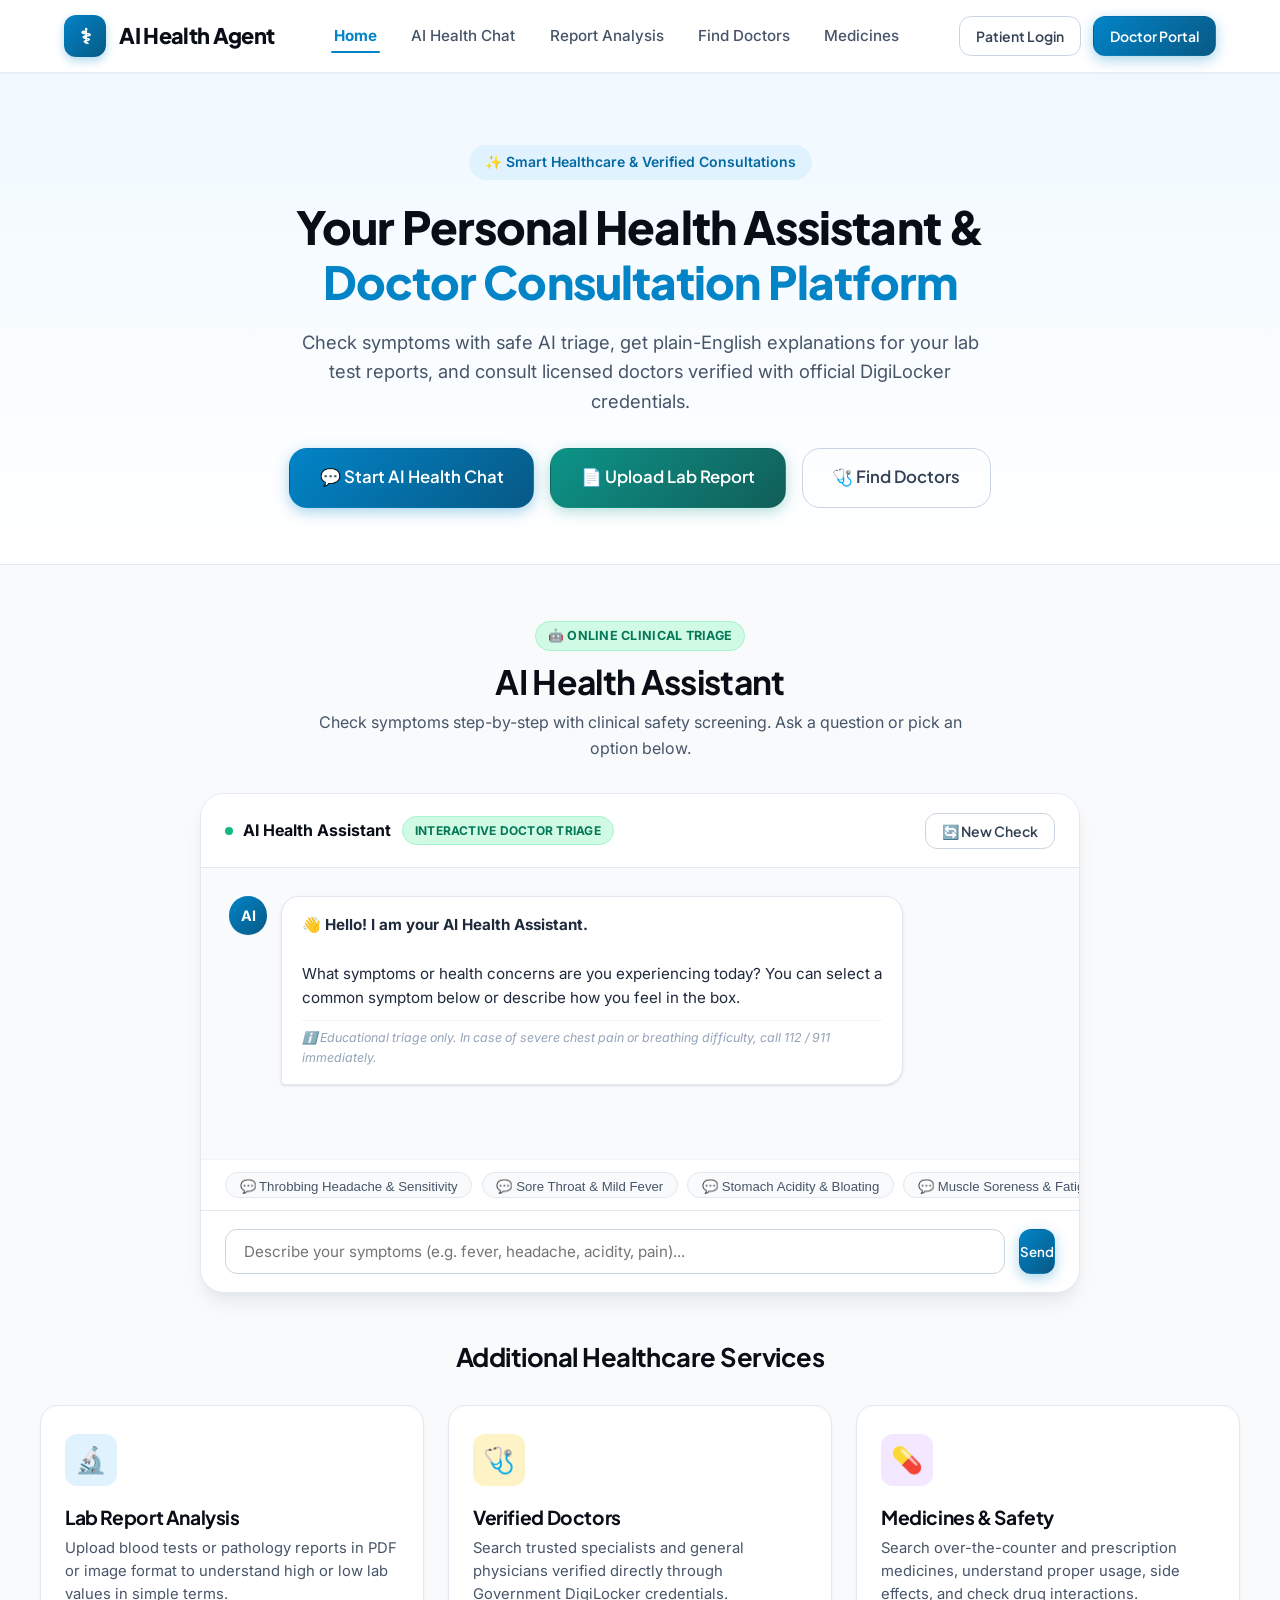
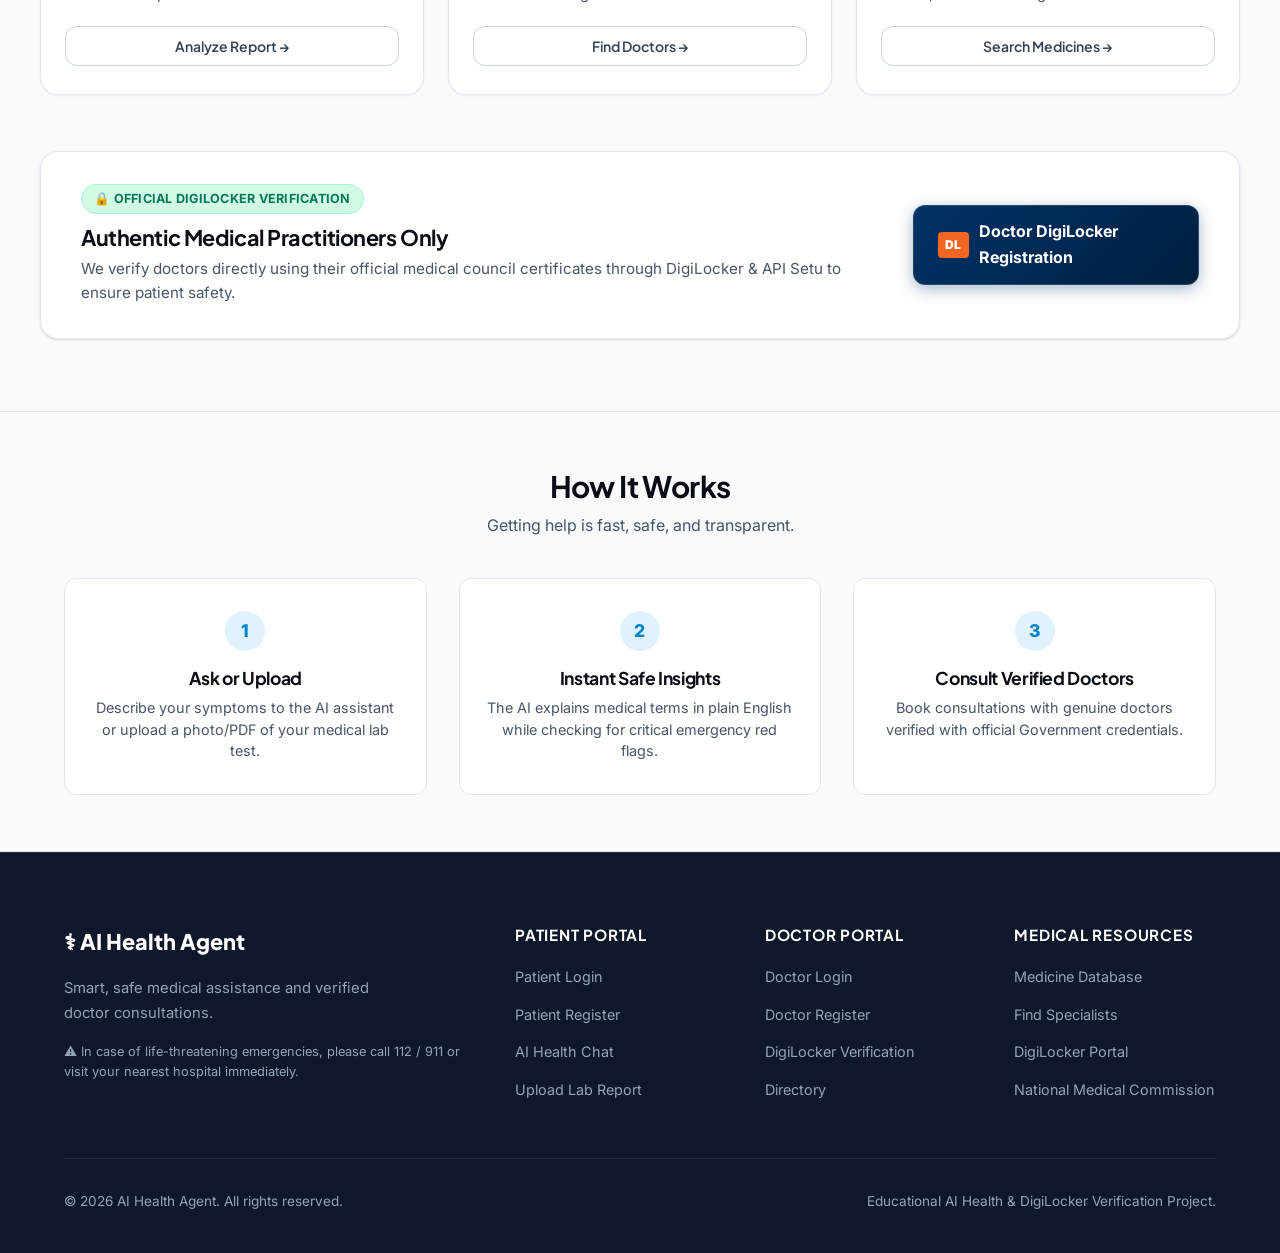
<file: frontend/index.html>
<!DOCTYPE html>
<html lang="en">
<head>
  <meta charset="UTF-8">
  <meta name="viewport" content="width=device-width, initial-scale=1.0">
  <title>AI Health Agent — Smart Healthcare & Doctor Consultations</title>
  <link rel="stylesheet" href="css/style.css">
  <link rel="stylesheet" href="css/dashboard.css">
  <style>
    /* Clean, Normal Hero & Services layout */
    .hero-normal {
      padding: 4.5rem 0 3.5rem;
      text-align: center;
      background: linear-gradient(180deg, #f0f9ff 0%, #ffffff 100%);
      border-bottom: 1px solid var(--slate-200);
    }
    .hero-normal-badge {
      display: inline-flex;
      align-items: center;
      gap: 0.5rem;
      background: #e0f2fe;
      color: #0369a1;
      padding: 0.4rem 1rem;
      border-radius: var(--radius-full);
      font-size: 0.875rem;
      font-weight: 600;
      margin-bottom: 1.25rem;
    }
    .hero-normal h1 {
      font-size: 2.85rem;
      color: var(--dark);
      font-weight: 800;
      margin-bottom: 1.15rem;
      line-height: 1.2;
    }
    .hero-normal h1 span {
      color: var(--primary);
    }
    .hero-normal p {
      max-width: 680px;
      margin: 0 auto 2rem;
      font-size: 1.15rem;
      color: var(--slate-600);
      line-height: 1.6;
    }
    .hero-normal-buttons {
      display: flex;
      justify-content: center;
      gap: 1rem;
      flex-wrap: wrap;
    }

    /* Clean quick search/services grid */
    .services-overview {
      padding: 3.5rem 0;
    }
    .services-grid-normal {
      display: grid;
      grid-template-columns: repeat(auto-fit, minmax(260px, 1fr));
      gap: 1.5rem;
      margin-top: 2rem;
    }
    .service-card-normal {
      background: #ffffff;
      border: 1px solid var(--slate-200);
      border-radius: var(--radius-lg);
      padding: 1.75rem 1.5rem;
      transition: var(--transition);
      display: flex;
      flex-direction: column;
      box-shadow: var(--shadow-xs);
    }
    .service-card-normal:hover {
      transform: translateY(-4px);
      box-shadow: var(--shadow-lg);
      border-color: #bae6fd;
    }
    .service-icon-box {
      width: 3.25rem;
      height: 3.25rem;
      border-radius: var(--radius-md);
      display: flex;
      align-items: center;
      justify-content: center;
      font-size: 1.6rem;
      margin-bottom: 1.15rem;
    }
    .service-card-normal h3 {
      font-size: 1.2rem;
      margin-bottom: 0.5rem;
      color: var(--dark);
    }
    .service-card-normal p {
      color: var(--slate-600);
      font-size: 0.925rem;
      line-height: 1.55;
      flex-grow: 1;
      margin-bottom: 1.25rem;
    }

    /* How It Works Normal */
    .how-it-works {
      padding: 3.5rem 0;
      background: #f8fafc;
      border-top: 1px solid var(--slate-200);
      border-bottom: 1px solid var(--slate-200);
    }
    .steps-row {
      display: grid;
      grid-template-columns: repeat(auto-fit, minmax(240px, 1fr));
      gap: 2rem;
      margin-top: 2.5rem;
    }
    .step-box {
      background: #ffffff;
      padding: 2rem 1.5rem;
      border-radius: var(--radius-md);
      border: 1px solid var(--slate-200);
      text-align: center;
    }
    .step-num {
      width: 2.5rem;
      height: 2.5rem;
      background: var(--primary-light);
      color: var(--primary);
      font-weight: 800;
      font-size: 1.1rem;
      border-radius: var(--radius-full);
      display: flex;
      align-items: center;
      justify-content: center;
      margin: 0 auto 1rem;
    }
    .step-box h4 {
      font-size: 1.1rem;
      margin-bottom: 0.5rem;
      color: var(--dark);
    }
    .step-box p {
      font-size: 0.9rem;
      color: var(--slate-600);
      line-height: 1.5;
    }

    /* Trust banner */
    .trust-banner-normal {
      background: #ffffff;
      border: 1px solid var(--slate-200);
      border-radius: var(--radius-lg);
      padding: 2rem 2.5rem;
      margin: 3.5rem auto 1rem;
      display: flex;
      align-items: center;
      justify-content: space-between;
      gap: 2rem;
      box-shadow: var(--shadow-sm);
    }
    .trust-content h3 {
      font-size: 1.35rem;
      margin-bottom: 0.4rem;
    }
    .trust-content p {
      color: var(--slate-600);
      font-size: 0.95rem;
      line-height: 1.6;
    }

    @media (max-width: 768px) {
      .hero-normal h1 { font-size: 2.2rem; }
      .trust-banner-normal { flex-direction: column; text-align: center; padding: 1.75rem; }
    }
  </style>
</head>
<body>

  <!-- Clean, Normal Header -->
  <header class="navbar">
    <div class="container nav-content">
      <a href="index.html" class="brand-logo">
        <div class="logo-icon">⚕</div>
        <span>AI Health Agent</span>
      </a>

      <nav>
        <ul class="nav-links">
          <li><a href="index.html" class="nav-link active">Home</a></li>
          <li><a href="health-chat.html" class="nav-link">AI Health Chat</a></li>
          <li><a href="report-analysis.html" class="nav-link">Report Analysis</a></li>
          <li><a href="doctor-search.html" class="nav-link">Find Doctors</a></li>
          <li><a href="medicine-search.html" class="nav-link">Medicines</a></li>
        </ul>
      </nav>

      <div class="nav-actions" id="nav-actions">
        <a href="patient-login.html" class="btn btn-outline btn-sm">Patient Login</a>
        <a href="doctor-login.html" class="btn btn-primary btn-sm">Doctor Portal</a>
      </div>
    </div>
  </header>

  <!-- Clean Normal Hero Section -->
  <section class="hero-normal">
    <div class="container">
      <div class="hero-normal-badge">
        ✨ Smart Healthcare & Verified Consultations
      </div>
      <h1>
        Your Personal Health Assistant &<br><span>Doctor Consultation Platform</span>
      </h1>
      <p>
        Check symptoms with safe AI triage, get plain-English explanations for your lab test reports, and consult licensed doctors verified with official DigiLocker credentials.
      </p>

      <div class="hero-normal-buttons">
        <a href="health-chat.html" class="btn btn-primary btn-lg">
          💬 Start AI Health Chat
        </a>
        <a href="report-analysis.html" class="btn btn-secondary btn-lg">
          📄 Upload Lab Report
        </a>
        <a href="doctor-search.html" class="btn btn-outline btn-lg">
          🩺 Find Doctors
        </a>
      </div>
    </div>
  </section>

  <!-- Services Grid & Embedded AI Chat -->
  <section class="services-overview container">
    <div style="text-align: center; max-width: 650px; margin: 0 auto 2rem;">
      <span class="status-pill verified" style="margin-bottom:0.6rem;">🤖 Online Clinical Triage</span>
      <h2 style="font-size: 2.1rem; margin-bottom: 0.5rem;">AI Health Assistant</h2>
      <p style="color: var(--slate-600);">Check symptoms step-by-step with clinical safety screening. Ask a question or pick an option below.</p>
    </div>

    <!-- Live Embedded AI Chat Window -->
    <div class="chat-container" id="chat-container-card" style="max-width: 880px; margin: 0 auto 3rem; box-shadow: var(--shadow-lg); border-radius: var(--radius-xl); height: 500px;">
      <div class="chat-header">
        <div style="display:flex; align-items:center; gap:0.65rem;">
          <span class="pulse-indicator green"></span>
          <strong style="color: var(--dark);">AI Health Assistant</strong>
          <span class="status-pill verified" style="font-size:0.75rem;">Interactive Doctor Triage</span>
        </div>
        <div>
          <button onclick="HealthChat.sendMessage('Clear and restart session')" class="btn btn-outline btn-sm">
            🔄 New Check
          </button>
        </div>
      </div>

      <div class="chat-messages" id="chat-messages-container" style="height: 320px;">
        <div class="chat-msg ai">
          <div class="chat-avatar avatar-ai">AI</div>
          <div class="chat-bubble">
            <div>
              👋 <strong>Hello! I am your AI Health Assistant.</strong><br><br>
              What symptoms or health concerns are you experiencing today? You can select a common symptom below or describe how you feel in the box.
            </div>
            <div class="chat-disclaimer">
              ℹ️ Educational triage only. In case of severe chest pain or breathing difficulty, call 112 / 911 immediately.
            </div>
          </div>
        </div>
      </div>

      <!-- Quick Symptom Chips -->
      <div class="chat-quick-chips" id="chat-quick-chips-bar">
        <button onclick="HealthChat.sendMessage('I have had a throbbing headache and light sensitivity for 6 hours.')" class="quick-chip">
          💬 Throbbing Headache & Sensitivity
        </button>
        <button onclick="HealthChat.sendMessage('I have a persistent sore throat and mild fever.')" class="quick-chip">
          💬 Sore Throat & Mild Fever
        </button>
        <button onclick="HealthChat.sendMessage('I have stomach acidity and bloating after meals.')" class="quick-chip">
          💬 Stomach Acidity & Bloating
        </button>
        <button onclick="HealthChat.sendMessage('I am feeling muscle soreness and body fatigue.')" class="quick-chip">
          💬 Muscle Soreness & Fatigue
        </button>
      </div>

      <!-- Input Bar -->
      <div class="chat-input-bar">
        <input type="text" id="chat-user-input" class="chat-input" placeholder="Describe your symptoms (e.g. fever, headache, acidity, pain)...">
        <button onclick="HealthChat.sendMessage()" class="btn btn-primary">Send</button>
      </div>
    </div>

    <!-- More Healthcare Tools Grid -->
    <div style="text-align: center; max-width: 600px; margin: 0 auto 1.5rem;">
      <h3 style="font-size: 1.6rem; color: var(--dark);">Additional Healthcare Services</h3>
    </div>

    <div class="services-grid-normal" style="grid-template-columns: repeat(auto-fit, minmax(280px, 1fr));">
      <!-- Report Analysis -->
      <div class="service-card-normal">
        <div class="service-icon-box icon-blue">🔬</div>
        <h3>Lab Report Analysis</h3>
        <p>Upload blood tests or pathology reports in PDF or image format to understand high or low lab values in simple terms.</p>
        <a href="report-analysis.html" class="btn btn-outline btn-sm">Analyze Report →</a>
      </div>

      <!-- Find Doctors -->
      <div class="service-card-normal">
        <div class="service-icon-box icon-amber">🩺</div>
        <h3>Verified Doctors</h3>
        <p>Search trusted specialists and general physicians verified directly through Government DigiLocker credentials.</p>
        <a href="doctor-search.html" class="btn btn-outline btn-sm">Find Doctors →</a>
      </div>

      <!-- Medicines -->
      <div class="service-card-normal">
        <div class="service-icon-box icon-purple">💊</div>
        <h3>Medicines & Safety</h3>
        <p>Search over-the-counter and prescription medicines, understand proper usage, side effects, and check drug interactions.</p>
        <a href="medicine-search.html" class="btn btn-outline btn-sm">Search Medicines →</a>
      </div>
    </div>

    <!-- DigiLocker Credential Trust Banner -->
    <div class="trust-banner-normal">
      <div class="trust-content">
        <span class="status-pill verified" style="margin-bottom:0.6rem;">🔒 Official DigiLocker Verification</span>
        <h3>Authentic Medical Practitioners Only</h3>
        <p>We verify doctors directly using their official medical council certificates through DigiLocker & API Setu to ensure patient safety.</p>
      </div>
      <div>
        <a href="doctor-register.html" class="btn-digilocker">
          <span class="digilocker-emblem">DL</span> Doctor DigiLocker Registration
        </a>
      </div>
    </div>
  </section>

  <!-- Simple How It Works Section -->
  <section class="how-it-works">
    <div class="container">
      <div style="text-align:center; max-width: 600px; margin: 0 auto;">
        <h2 style="font-size: 1.85rem; margin-bottom: 0.5rem;">How It Works</h2>
        <p style="color: var(--slate-600);">Getting help is fast, safe, and transparent.</p>
      </div>

      <div class="steps-row">
        <div class="step-box">
          <div class="step-num">1</div>
          <h4>Ask or Upload</h4>
          <p>Describe your symptoms to the AI assistant or upload a photo/PDF of your medical lab test.</p>
        </div>
        <div class="step-box">
          <div class="step-num">2</div>
          <h4>Instant Safe Insights</h4>
          <p>The AI explains medical terms in plain English while checking for critical emergency red flags.</p>
        </div>
        <div class="step-box">
          <div class="step-num">3</div>
          <h4>Consult Verified Doctors</h4>
          <p>Book consultations with genuine doctors verified with official Government credentials.</p>
        </div>
      </div>
    </div>
  </section>

  <!-- Clean Footer -->
  <footer class="footer">
    <div class="container">
      <div class="footer-grid">
        <div>
          <div class="footer-brand">⚕ AI Health Agent</div>
          <p class="footer-text">
            Smart, safe medical assistance and verified doctor consultations.
          </p>
          <p style="font-size:0.8rem; color:#94a3b8; margin-top:1rem;">
            ⚠️ In case of life-threatening emergencies, please call 112 / 911 or visit your nearest hospital immediately.
          </p>
        </div>
        <div>
          <h4 class="footer-col-title">Patient Portal</h4>
          <ul class="footer-links">
            <li><a href="patient-login.html">Patient Login</a></li>
            <li><a href="patient-register.html">Patient Register</a></li>
            <li><a href="health-chat.html">AI Health Chat</a></li>
            <li><a href="report-analysis.html">Upload Lab Report</a></li>
          </ul>
        </div>
        <div>
          <h4 class="footer-col-title">Doctor Portal</h4>
          <ul class="footer-links">
            <li><a href="doctor-login.html">Doctor Login</a></li>
            <li><a href="doctor-register.html">Doctor Register</a></li>
            <li><a href="doctor-dashboard.html">DigiLocker Verification</a></li>
            <li><a href="doctor-search.html">Directory</a></li>
          </ul>
        </div>
        <div>
          <h4 class="footer-col-title">Medical Resources</h4>
          <ul class="footer-links">
            <li><a href="medicine-search.html">Medicine Database</a></li>
            <li><a href="doctor-search.html">Find Specialists</a></li>
            <li><a href="https://digitallocker.gov.in" target="_blank" rel="noopener">DigiLocker Portal</a></li>
            <li><a href="https://www.nmc.org.in" target="_blank" rel="noopener">National Medical Commission</a></li>
          </ul>
        </div>
      </div>

      <div class="footer-bottom">
        <div>&copy; 2026 AI Health Agent. All rights reserved.</div>
        <div>Educational AI Health & DigiLocker Verification Project.</div>
      </div>
    </div>
  </footer>

  <script src="js/auth.js"></script>
  <script src="js/health-chat.js"></script>
  <script>
    document.addEventListener("DOMContentLoaded", () => {
      HealthChat.initChat();
    });
  </script>
</body>
</html>
</file>
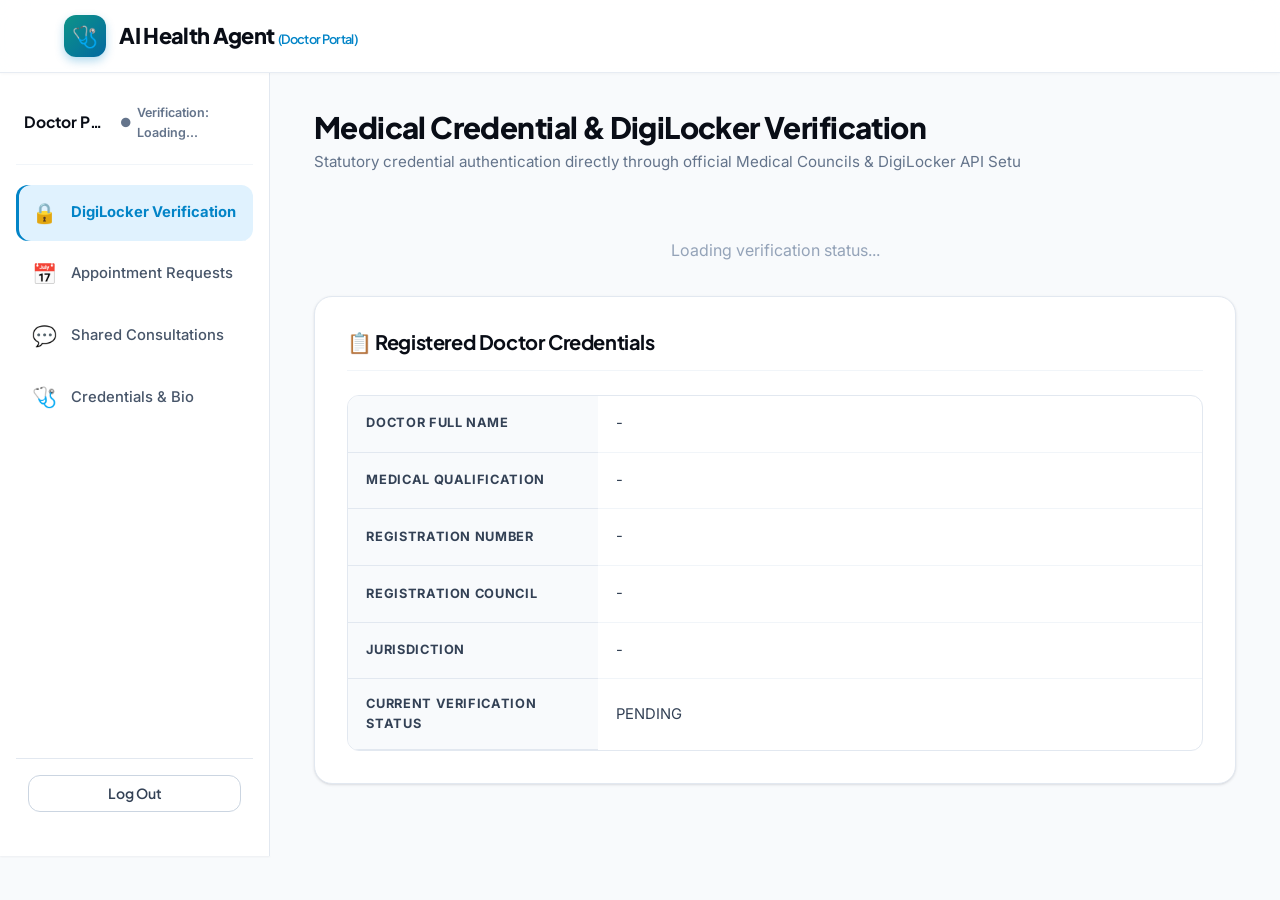
<file: frontend/doctor-dashboard.html>
<!DOCTYPE html>
<html lang="en">
<head>
  <meta charset="UTF-8">
  <meta name="viewport" content="width=device-width, initial-scale=1.0">
  <title>Doctor Portal & Dashboard — AI Health Agent</title>
  <link rel="stylesheet" href="css/style.css">
  <link rel="stylesheet" href="css/dashboard.css">
  <link rel="stylesheet" href="css/forms.css">
</head>
<body>

  <!-- Top Banner -->
  <header class="navbar">
    <div class="container nav-content">
      <a href="index.html" class="brand-logo">
        <div class="logo-icon" style="background: linear-gradient(135deg, #0d9488, #0369a1);">🩺</div>
        <span>AI Health Agent <small style="font-size:0.8rem; color:var(--primary); font-weight:600;">(Doctor Portal)</small></span>
      </a>
      <div class="nav-actions" id="nav-actions">
        <!-- Rendered by auth.js -->
      </div>
    </div>
  </header>

  <div class="dashboard-layout">
    <!-- Sidebar -->
    <aside class="dashboard-sidebar">
      <div class="sidebar-user">
        <div class="sidebar-user-name" id="sidebar-doc-name">Doctor Portal</div>
        <div class="sidebar-user-role" id="sidebar-doc-status">
          <span>●</span> Verification: Loading...
        </div>
      </div>

      <ul class="sidebar-nav">
        <li>
          <a class="sidebar-link active" onclick="switchDocTab('verification')">
            <span class="sidebar-icon">🔒</span> DigiLocker Verification
          </a>
        </li>
        <li>
          <a class="sidebar-link" onclick="switchDocTab('appointments')">
            <span class="sidebar-icon">📅</span> Appointment Requests
          </a>
        </li>
        <li>
          <a class="sidebar-link" onclick="switchDocTab('consultations')">
            <span class="sidebar-icon">💬</span> Shared Consultations
          </a>
        </li>
        <li>
          <a class="sidebar-link" onclick="switchDocTab('profile')">
            <span class="sidebar-icon">🩺</span> Credentials & Bio
          </a>
        </li>
      </ul>

      <div style="padding: 1rem 0.75rem; border-top:1px solid var(--slate-200);">
        <button onclick="Auth.logout()" class="btn btn-outline btn-sm btn-block">
          Log Out
        </button>
      </div>
    </aside>

    <!-- Main Content -->
    <main class="dashboard-main">

      <!-- =====================================================================
           TAB 1: DIGILOCKER VERIFICATION
           ===================================================================== -->
      <section id="tab-verification" class="dashboard-tab-content active">
        <div class="dashboard-header">
          <div>
            <h1 class="dashboard-title">Medical Credential & DigiLocker Verification</h1>
            <p class="dashboard-subtitle">Statutory credential authentication directly through official Medical Councils & DigiLocker API Setu</p>
          </div>
        </div>

        <!-- Verification Status Container (Rendered by doctor-verification.js) -->
        <div id="verification-status-container">
          <p style="text-align:center; padding:2rem; color:var(--slate-400);">Loading verification status...</p>
        </div>

        <!-- Registered Credential Summary -->
        <div class="panel">
          <div class="panel-header">
            <h3 class="panel-title">📋 Registered Doctor Credentials</h3>
          </div>
          <div class="table-responsive">
            <table class="data-table">
              <tbody>
                <tr>
                  <th style="width:250px;">Doctor Full Name</th>
                  <td id="doc-summary-name">-</td>
                </tr>
                <tr>
                  <th>Medical Qualification</th>
                  <td id="doc-summary-qual">-</td>
                </tr>
                <tr>
                  <th>Registration Number</th>
                  <td id="doc-summary-regno">-</td>
                </tr>
                <tr>
                  <th>Registration Council</th>
                  <td id="doc-summary-council">-</td>
                </tr>
                <tr>
                  <th>Jurisdiction</th>
                  <td id="doc-summary-jurisdiction">-</td>
                </tr>
                <tr>
                  <th>Current Verification Status</th>
                  <td id="doc-summary-status"><span class="badge badge-pending">PENDING</span></td>
                </tr>
              </tbody>
            </table>
          </div>
        </div>
      </section>

      <!-- =====================================================================
           TAB 2: APPOINTMENT REQUESTS
           ===================================================================== -->
      <section id="tab-appointments" class="dashboard-tab-content">
        <div class="dashboard-header">
          <div>
            <h1 class="dashboard-title">Appointment Requests</h1>
            <p class="dashboard-subtitle">Manage patient consultations and clinical schedules</p>
          </div>
        </div>

        <div class="panel">
          <div id="doctor-appointments-table">
            <p style="text-align:center; padding:2rem; color:var(--slate-400);">Loading appointments...</p>
          </div>
        </div>
      </section>

      <!-- =====================================================================
           TAB 3: SHARED PATIENT CONSULTATIONS
           ===================================================================== -->
      <section id="tab-consultations" class="dashboard-tab-content">
        <div class="dashboard-header">
          <div>
            <h1 class="dashboard-title">Authorized Patient Consultations</h1>
            <p class="dashboard-subtitle">Medical dialogues and reports explicitly authorized and shared by patients</p>
          </div>
        </div>

        <div class="panel" id="shared-consultations-panel">
          <div id="shared-consultations-list">
            <p style="text-align:center; padding:2rem; color:var(--slate-400);">Loading patient consultations...</p>
          </div>
        </div>
      </section>

      <!-- =====================================================================
           TAB 4: CREDENTIALS & BIO
           ===================================================================== -->
      <section id="tab-profile" class="dashboard-tab-content">
        <div class="dashboard-header">
          <div>
            <h1 class="dashboard-title">Doctor Profile & Clinic Settings</h1>
            <p class="dashboard-subtitle">Update public clinic address, consultation fee, and bio</p>
          </div>
        </div>

        <div class="panel">
          <form id="doc-profile-form" onsubmit="saveDoctorSettings(event)">
            <div class="form-row">
              <div class="form-group">
                <label class="form-label">Full Name</label>
                <input type="text" id="edit-doc-name" class="form-control" disabled>
              </div>
              <div class="form-group">
                <label class="form-label">Registration Number</label>
                <input type="text" id="edit-doc-regno" class="form-control" disabled>
              </div>
            </div>

            <div class="form-row">
              <div class="form-group">
                <label class="form-label">Clinic / Hospital Address</label>
                <input type="text" id="edit-doc-clinic" class="form-control">
              </div>
              <div class="form-group">
                <label class="form-label">Consultation Fee (INR ₹)</label>
                <input type="number" id="edit-doc-fee" class="form-control" min="0" step="50">
              </div>
            </div>

            <div class="form-group">
              <label class="form-label">Professional Biography</label>
              <textarea id="edit-doc-bio" class="form-control"></textarea>
            </div>

            <button type="submit" class="btn btn-primary">Save Changes</button>
          </form>
        </div>
      </section>

    </main>
  </div>

  <!-- Sandbox Test Modal -->
  <div class="modal-overlay" id="sandbox-modal">
    <div class="modal-card">
      <div class="modal-header">
        <h3 class="modal-title">🧪 DigiLocker Sandbox Verification Simulator</h3>
        <button onclick="DoctorVerification.closeSandboxModal()" class="modal-close">&times;</button>
      </div>
      <div class="modal-body">
        <p style="font-size:0.9rem; color:var(--slate-600); margin-bottom:1rem;">
          Test the backend state machine against official DigiLocker certificate XML/JSON scenarios:
        </p>

        <div style="display:flex; flex-direction:column; gap:0.75rem;">
          <button onclick="DoctorVerification.triggerSandboxScenario('MATCH')" class="btn btn-secondary btn-block">
            ✅ Scenario 1: Exact Match (Triggers VERIFIED)
          </button>
          <button onclick="DoctorVerification.triggerSandboxScenario('NAME_MISMATCH')" class="btn btn-outline btn-block" style="border-color:var(--info); color:var(--info);">
            🔍 Scenario 2: Name Variation (Triggers REVIEW_REQUIRED)
          </button>
          <button onclick="DoctorVerification.triggerSandboxScenario('REG_MISMATCH')" class="btn btn-outline btn-block" style="border-color:var(--danger); color:var(--danger);">
            ❌ Scenario 3: Registration Mismatch (Triggers REJECTED)
          </button>
        </div>
      </div>
      <div class="modal-footer">
        <button type="button" onclick="DoctorVerification.closeSandboxModal()" class="btn btn-outline">Close</button>
      </div>
    </div>
  </div>

  <!-- Scripts -->
  <script src="js/auth.js?v=3.3"></script>
  <script src="js/doctor-verification.js"></script>
  <script src="js/appointments.js?v=3.4"></script>
  <script>
    function switchDocTab(tabName) {
      document.querySelectorAll(".dashboard-tab-content").forEach(el => el.classList.remove("active"));
      document.querySelectorAll(".sidebar-link").forEach(el => el.classList.remove("active"));

      const target = document.getElementById(`tab-${tabName}`);
      if (target) target.classList.add("active");
      event?.target?.closest(".sidebar-link")?.classList.add("active");

      if (tabName === "appointments") {
        loadDoctorAppointments();
      } else if (tabName === "consultations") {
        loadSharedConsultations();
      }
    }

    async function loadDoctorDashboard() {
      try {
        const res = await Auth.fetchWithAuth("/api/doctor/dashboard/stats");
        if (!res) return;
        const data = await res.json();

        if (data.success && data.doctor_profile) {
          const doc = data.doctor_profile;
          document.getElementById("sidebar-doc-name").innerText = doc.full_name;
          document.getElementById("sidebar-doc-status").innerHTML = `<span>●</span> Status: <strong>${doc.verification_status}</strong>`;

          document.getElementById("doc-summary-name").innerText = doc.full_name;
          document.getElementById("doc-summary-qual").innerText = doc.medical_qualification;
          document.getElementById("doc-summary-regno").innerText = doc.registration_number;
          document.getElementById("doc-summary-council").innerText = doc.registration_council;
          document.getElementById("doc-summary-jurisdiction").innerText = doc.jurisdiction;

          const badgeClass = doc.verification_status === "VERIFIED" ? "badge-verified" : (doc.verification_status === "REVIEW_REQUIRED" ? "badge-review" : "badge-pending");
          document.getElementById("doc-summary-status").innerHTML = `<span class="badge ${badgeClass}">${doc.verification_status}</span>`;

          document.getElementById("edit-doc-name").value = doc.full_name;
          document.getElementById("edit-doc-regno").value = doc.registration_number;
          document.getElementById("edit-doc-clinic").value = doc.clinic_address || "";
          document.getElementById("edit-doc-fee").value = doc.consultation_fee || 500;
          document.getElementById("edit-doc-bio").value = doc.bio || "";
        }

        // Load verification status
        DoctorVerification.loadVerificationStatus();
      } catch (err) {
        console.error("Doctor dashboard error:", err);
      }
    }

    async function loadDoctorAppointments() {
      const container = document.getElementById("doctor-appointments-table");
      if (!container) return;

      try {
        const res = await Auth.fetchWithAuth("/api/doctor/dashboard/appointments");
        if (!res) return;
        const data = await res.json();

        if (data.success && data.appointments.length > 0) {
          container.innerHTML = `
            <div class="table-responsive">
              <table class="data-table">
                <thead>
                  <tr>
                    <th>Date & Time</th>
                    <th>Patient Name</th>
                    <th>Contact</th>
                    <th>Reason</th>
                    <th>Status</th>
                    <th>Actions</th>
                  </tr>
                </thead>
                <tbody>
                  ${data.appointments.map(a => `
                    <tr>
                      <td><strong>${a.appointment_date}</strong><br><small>${a.slot_time}</small></td>
                      <td>${a.patient_name || 'Patient'}</td>
                      <td>${a.patient_phone || a.patient_email || '-'}</td>
                      <td>${a.reason_for_visit || 'General Consultation'}</td>
                      <td><span class="badge ${a.status === 'CONFIRMED' ? 'badge-verified' : 'badge-pending'}">${a.status}</span></td>
                      <td>
                        <div style="display:flex; gap:0.35rem; align-items:center; flex-wrap:wrap;">
                          ${a.status === 'CONFIRMED' ? `
                            <button onclick="Appointments.openChatModal('${a.appointment_id}')" class="btn btn-primary btn-sm" style="display:inline-flex; align-items:center; gap:0.25rem; font-weight:700; background:#0284c7;">
                              💬 Open Patient Chat
                            </button>
                            <button onclick="updateDoctorApt('${a.appointment_id}', 'COMPLETED')" class="btn btn-primary btn-sm">Mark Complete</button>
                          ` : (a.status === 'COMPLETED' ? `
                            <button onclick="Appointments.openChatModal('${a.appointment_id}', true)" class="btn btn-outline btn-sm">
                              💬 View Chat
                            </button>
                          ` : (a.status === 'BOOKED' ? `
                            <button onclick="updateDoctorApt('${a.appointment_id}', 'CONFIRMED')" class="btn btn-secondary btn-sm">Confirm & Accept</button>
                            <button onclick="updateDoctorApt('${a.appointment_id}', 'CANCELLED')" class="btn btn-outline btn-sm">Decline</button>
                          ` : `<span style="font-size:0.8rem; color:var(--slate-400);">-</span>`)}
                        </div>
                      </td>
                    </tr>
                  `).join("")}
                </tbody>
              </table>
            </div>
          `;
        } else {
          container.innerHTML = `<p style="color:var(--slate-400); text-align:center; padding:2rem;">No pending appointment requests.</p>`;
        }
      } catch (err) {
        container.innerHTML = `<p style="color:var(--danger); text-align:center; padding:2rem;">Error: ${err.message}</p>`;
      }
    }

    async function updateDoctorApt(aptId, status) {
      try {
        const res = await Auth.fetchWithAuth(`/api/appointments/${aptId}/status`, {
          method: "PUT",
          body: JSON.stringify({ status })
        });
        if (!res) return;
        const data = await res.json();
        if (data.success) {
          alert(`Appointment marked as ${status}.`);
          loadDoctorAppointments();
        }
      } catch (err) {
        alert("Error: " + err.message);
      }
    }

    async function loadSharedConsultations() {
      const container = document.getElementById("shared-consultations-list");
      if (!container) return;

      try {
        const res = await Auth.fetchWithAuth("/api/doctor/dashboard/consultations");
        if (!res) return;
        const data = await res.json();

        if (res.status === 403) {
          container.innerHTML = `
            <div class="alert alert-warning">
              ⚠️ <strong>Verification Required:</strong> Only medical practitioners whose DigiLocker verification is completed can access patient records and consultations. Please complete your DigiLocker verification.
            </div>
          `;
          return;
        }

        if (data.success && data.consultations.length > 0) {
          container.innerHTML = data.consultations.map(c => `
            <div class="panel" style="margin-bottom:1rem; padding:1.25rem;">
              <div style="display:flex; justify-content:space-between; align-items:flex-start; margin-bottom:0.5rem;">
                <div>
                  <h4 style="font-size:1.05rem; font-weight:700; color:var(--dark);">
                    👤 Patient: ${c.patient_name} (${c.gender || 'Unknown'}, Blood: ${c.blood_group || 'Unknown'})
                  </h4>
                  <p style="font-size:0.85rem; color:var(--slate-600);">
                    Inquiry Title: "${c.title}"
                  </p>
                </div>
                <span class="badge ${c.risk_category === 'LOW' ? 'badge-verified' : 'badge-rejected'}">
                  Risk Tier: ${c.risk_category}
                </span>
              </div>
              <div style="font-size:0.8rem; color:var(--slate-400); margin-bottom:0.75rem;">
                Authorized by patient on ${c.updated_at}
              </div>
              <button onclick="viewSharedMessages('${c.consultation_id}')" class="btn btn-outline btn-sm">
                View Dialogue & Triage Log
              </button>
              <div id="messages-container-${c.consultation_id}" style="margin-top:1rem; display:none;"></div>
            </div>
          `).join("");
        } else {
          container.innerHTML = `<p style="color:var(--slate-400); text-align:center; padding:2rem;">No patient consultations currently shared with your account.</p>`;
        }
      } catch (err) {
        container.innerHTML = `<p style="color:var(--danger); text-align:center; padding:2rem;">Error: ${err.message}</p>`;
      }
    }

    async function viewSharedMessages(consultationId) {
      const box = document.getElementById(`messages-container-${consultationId}`);
      if (!box) return;

      if (box.style.display === "block") {
        box.style.display = "none";
        return;
      }

      box.style.display = "block";
      box.innerHTML = "Loading messages...";

      try {
        const res = await Auth.fetchWithAuth(`/api/ai/consultations/${consultationId}`);
        if (!res) return;
        const data = await res.json();

        if (data.success && data.messages) {
          box.innerHTML = `
            <div style="background-color:var(--slate-50); border:1px solid var(--slate-200); border-radius:var(--radius-sm); padding:1rem; max-height:350px; overflow-y:auto;">
              ${data.messages.map(m => `
                <div style="margin-bottom:0.75rem; font-size:0.875rem;">
                  <strong style="color:var(--primary);">${m.sender_type}:</strong>
                  <div style="white-space:pre-line; margin-top:0.2rem; color:var(--slate-700);">${m.message_text}</div>
                </div>
              `).join("")}
            </div>
          `;
        }
      } catch (err) {
        box.innerHTML = `Error: ${err.message}`;
      }
    }

    async function saveDoctorSettings(e) {
      e.preventDefault();
      alert("Doctor profile settings saved.");
    }

    document.addEventListener("DOMContentLoaded", () => {
      if (!Auth.guardPage("DOCTOR")) return;
      loadDoctorDashboard();

      // Check if initiated from register page
      const params = new URLSearchParams(window.location.search);
      if (params.get("initiate_digilocker") === "1") {
        DoctorVerification.initiateDigiLockerFlow();
      }
    });
  </script>
</body>
</html>
</file>
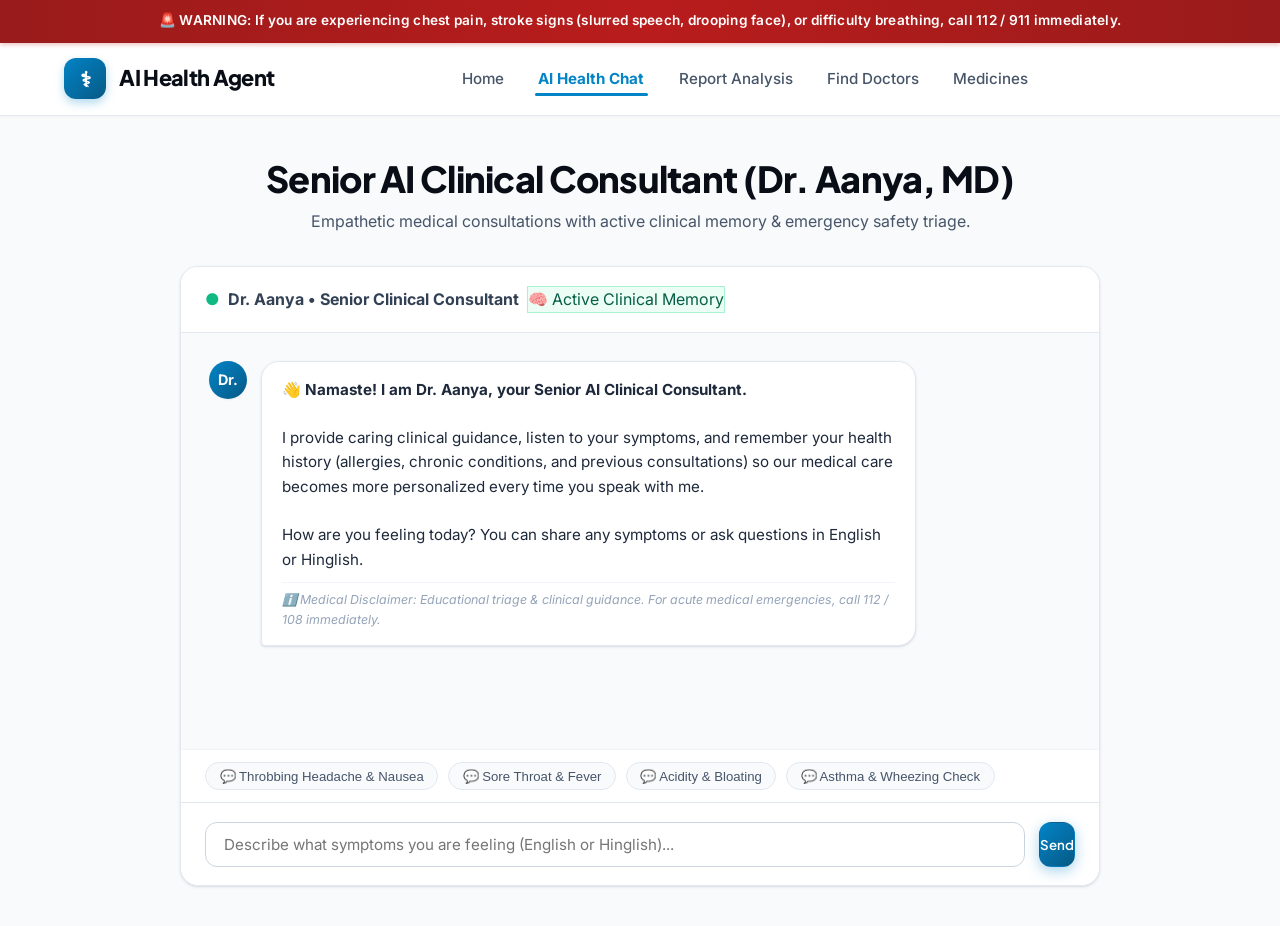
<file: frontend/health-chat.html>
<!DOCTYPE html>

<html lang="en">

<head>

  <meta charset="UTF-8">

  <meta name="viewport" content="width=device-width, initial-scale=1.0">

  <title>Conversational AI Health Assistant — AI Health Agent</title>

  <link rel="stylesheet" href="css/style.css">

  <link rel="stylesheet" href="css/dashboard.css">

  <link rel="stylesheet" href="css/forms.css">

</head>

<body>



  <!-- Emergency Banner -->

  <div class="emergency-banner">

    🚨 WARNING: If you are experiencing chest pain, stroke signs (slurred speech, drooping face), or difficulty breathing, call 112 / 911 immediately.

  </div>



  <header class="navbar">

    <div class="container nav-content">

      <a href="index.html" class="brand-logo">

        <div class="logo-icon">⚕</div>

        <span>AI Health Agent</span>

      </a>

      <nav>

        <ul class="nav-links">

          <li><a href="index.html" class="nav-link">Home</a></li>

          <li><a href="health-chat.html" class="nav-link active">AI Health Chat</a></li>

          <li><a href="report-analysis.html" class="nav-link">Report Analysis</a></li>

          <li><a href="doctor-search.html" class="nav-link">Find Doctors</a></li>

          <li><a href="medicine-search.html" class="nav-link">Medicines</a></li>

        </ul>

      </nav>

      <div class="nav-actions" id="nav-actions">

        <!-- Rendered by auth.js -->

      </div>

    </div>

  </header>



  <main class="container" style="padding: 2.5rem 1.25rem; max-width:960px;">

    <div style="text-align:center; margin-bottom:2rem;">

      <h1 style="font-size:2.25rem; font-weight:800; color:var(--dark); margin-bottom:0.5rem;">

        Senior AI Clinical Consultant (Dr. Aanya, MD)

      </h1>

      <p style="color:var(--slate-600); font-size:1rem;">

        Empathetic medical consultations with active clinical memory & emergency safety triage.

      </p>

    </div>



    <!-- Chat Card -->

    <div class="chat-container" id="chat-container-card" style="height:620px;">

      <div class="chat-header">

        <div style="display:flex; align-items:center; gap:0.5rem;">

          <span style="color:var(--success);">●</span>

          <strong>Dr. Aanya • Senior Clinical Consultant</strong>

          <span class="badge badge-verified" style="background:#ecfdf5; color:#065f46; border:1px solid #a7f3d0;">

            🧠 Active Clinical Memory

          </span>

        </div>

        <button id="share-consultation-btn" onclick="HealthChat.openShareModal()" class="btn btn-secondary btn-sm" style="display:none;">

          📤 Share with Doctor

        </button>

      </div>



      <div class="chat-messages" id="chat-messages-container">

        <div class="chat-msg ai">

          <div class="chat-avatar avatar-ai">Dr.</div>

          <div class="chat-bubble">

            <div>

              👋 <strong>Namaste! I am Dr. Aanya, your Senior AI Clinical Consultant.</strong><br><br>

              I provide caring clinical guidance, listen to your symptoms, and remember your health history (allergies, chronic conditions, and previous consultations) so our medical care becomes more personalized every time you speak with me.<br><br>

              How are you feeling today? You can share any symptoms or ask questions in English or Hinglish.

            </div>

            <div class="chat-disclaimer">

              ℹ️ Medical Disclaimer: Educational triage & clinical guidance. For acute medical emergencies, call 112 / 108 immediately.

            </div>

          </div>

        </div>

      </div>



      <!-- Quick Chips -->

      <div class="chat-quick-chips" id="chat-quick-chips-bar">

        <button onclick="HealthChat.sendMessage('I have had a throbbing headache and mild nausea since yesterday.')" class="quick-chip">

          💬 Throbbing Headache & Nausea

        </button>

        <button onclick="HealthChat.sendMessage('I have a persistent sore throat and mild fever.')" class="quick-chip">

          💬 Sore Throat & Fever

        </button>

        <button onclick="HealthChat.sendMessage('I have stomach acidity and bloating after meals.')" class="quick-chip">

          💬 Acidity & Bloating

        </button>

        <button onclick="HealthChat.sendMessage('I have asthma and I am feeling slight chest tightness and cough.')" class="quick-chip">

          💬 Asthma & Wheezing Check

        </button>

      </div>



      <!-- Input Bar -->

      <div class="chat-input-bar">

        <input type="text" id="chat-user-input" class="chat-input" placeholder="Describe what symptoms you are feeling (English or Hinglish)...">

        <button onclick="HealthChat.sendMessage()" class="btn btn-primary">Send</button>

      </div>

    </div>

  </main>



  <!-- Share Modal -->

  <div class="modal-overlay" id="share-modal">

    <div class="modal-card">

      <div class="modal-header">

        <h3 class="modal-title">Share Consultation with Doctor</h3>

        <button onclick="HealthChat.closeShareModal()" class="modal-close">&times;</button>

      </div>

      <div class="modal-body">

        <p style="font-size:0.9rem; color:var(--slate-600); margin-bottom:1rem;">

          Select a verified doctor to share this consultation transcript with:

        </p>

        <div class="form-group">

          <select id="share-doctor-select" class="form-control"></select>

        </div>

      </div>

      <div class="modal-footer">

        <button type="button" onclick="HealthChat.closeShareModal()" class="btn btn-outline">Cancel</button>

        <button type="button" onclick="HealthChat.submitShareWithDoctor()" class="btn btn-primary">Authorize & Share</button>

      </div>

    </div>

  </div>



  <script src="js/auth.js"></script>

  <script src="js/health-chat.js"></script>

  <script>

    document.addEventListener("DOMContentLoaded", () => {

      HealthChat.initChat();

    });

  </script>

</body>

</html>
</file>
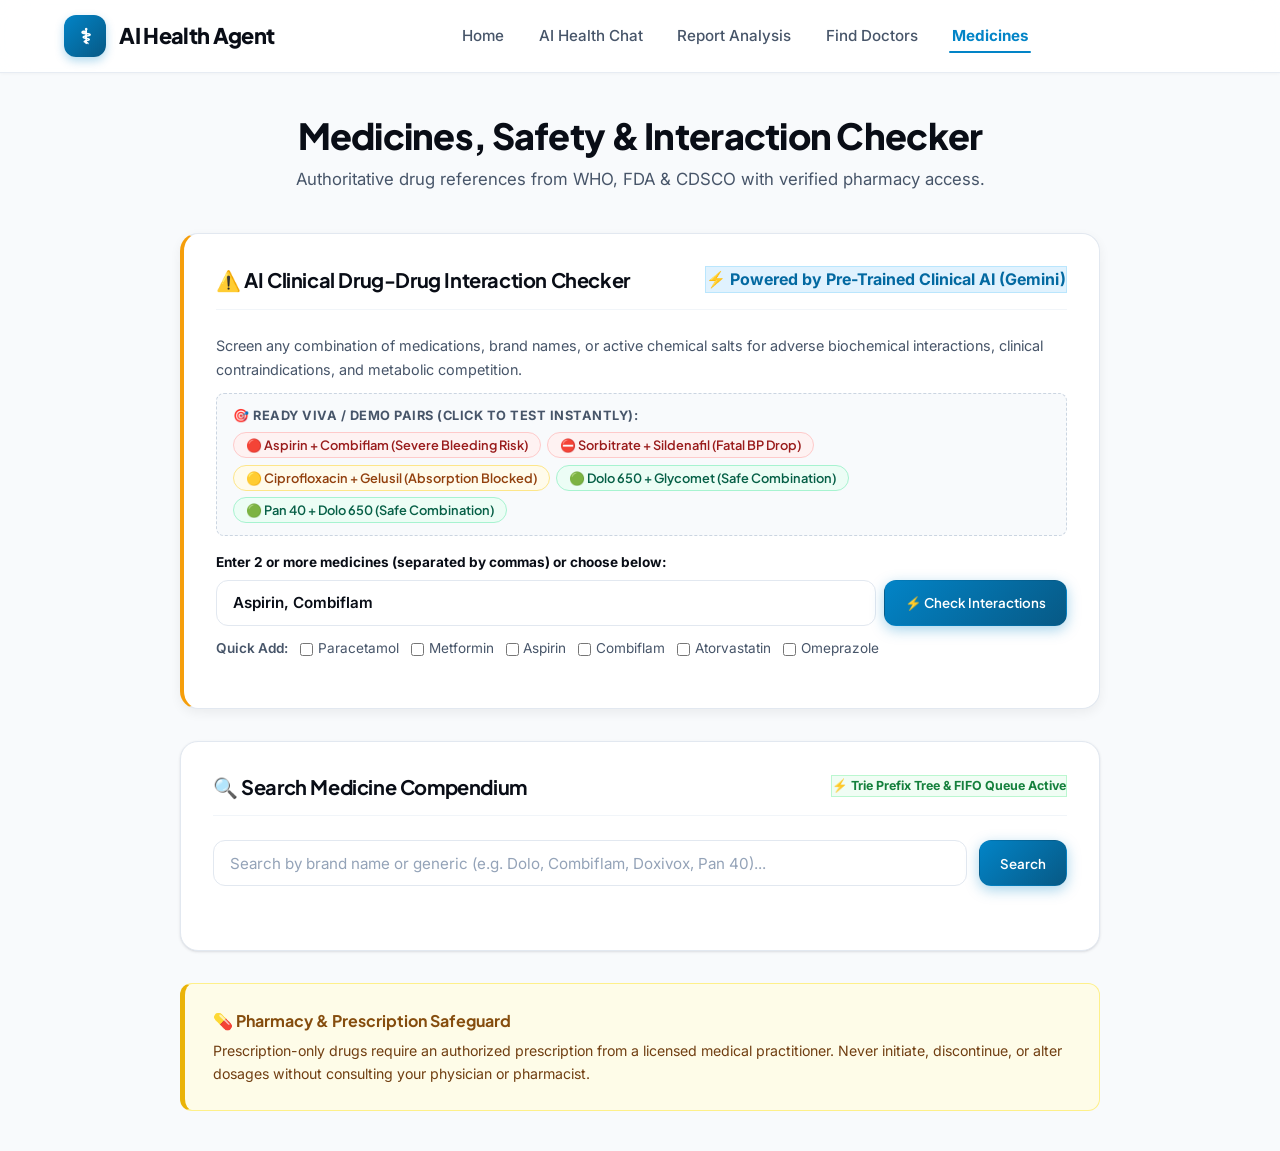
<file: frontend/medicine-search.html>
<!DOCTYPE html>
<html lang="en">
<head>
  <meta charset="UTF-8">
  <meta name="viewport" content="width=device-width, initial-scale=1.0">
  <title>Medicines & Interaction Checker — AI Health Agent</title>
  <link rel="stylesheet" href="css/style.css">
  <link rel="stylesheet" href="css/dashboard.css">
  <link rel="stylesheet" href="css/forms.css">
  <style>
    @keyframes spin { 0% { transform: rotate(0deg); } 100% { transform: rotate(360deg); } }
  </style>
</head>
<body>

  <header class="navbar">
    <div class="container nav-content">
      <a href="index.html" class="brand-logo">
        <div class="logo-icon">⚕</div>
        <span>AI Health Agent</span>
      </a>
      <nav>
        <ul class="nav-links">
          <li><a href="index.html" class="nav-link">Home</a></li>
          <li><a href="health-chat.html" class="nav-link">AI Health Chat</a></li>
          <li><a href="report-analysis.html" class="nav-link">Report Analysis</a></li>
          <li><a href="doctor-search.html" class="nav-link">Find Doctors</a></li>
          <li><a href="medicine-search.html" class="nav-link active">Medicines</a></li>
        </ul>
      </nav>
      <div class="nav-actions" id="nav-actions">
        <!-- Rendered by auth.js -->
      </div>
    </div>
  </header>

  <main class="container" style="padding: 2.5rem 1.25rem; max-width:960px;">
    <div style="text-align:center; margin-bottom:2.5rem;">
      <h1 style="font-size:2.25rem; font-weight:800; color:var(--dark); margin-bottom:0.5rem;">
        Medicines, Safety & Interaction Checker
      </h1>
      <p style="color:var(--slate-600); font-size:1.05rem;">
        Authoritative drug references from WHO, FDA & CDSCO with verified pharmacy access.
      </p>
    </div>

    <!-- Drug-Drug Interaction Checker -->
    <div class="panel" style="border-left: 4px solid var(--warning); margin-bottom:2rem; box-shadow: 0 4px 12px rgba(0,0,0,0.06);">
      <div class="panel-header" style="display:flex; justify-content:space-between; align-items:center; flex-wrap:wrap; gap:0.5rem;">
        <h3 class="panel-title" style="margin:0;">⚠️ AI Clinical Drug-Drug Interaction Checker</h3>
        <span class="badge badge-verified" style="background:#e0f2fe; color:#0369a1; border:1px solid #bae6fd; font-weight:700;">
          ⚡ Powered by Pre-Trained Clinical AI (Gemini)
        </span>
      </div>
      <p style="font-size:0.9rem; color:var(--slate-600); margin:0.75rem 0 0.5rem 0;">
        Screen any combination of medications, brand names, or active chemical salts for adverse biochemical interactions, clinical contraindications, and metabolic competition.
      </p>

      <!-- Viva Demo Presets -->
      <div style="margin: 0.75rem 0 1rem 0; padding: 0.75rem 1rem; background: #f8fafc; border-radius: 8px; border: 1px dashed #cbd5e1;">
        <div style="font-size: 0.8rem; font-weight: 700; color: var(--slate-600); margin-bottom: 0.4rem; text-transform: uppercase; letter-spacing: 0.5px;">
          🎯 Ready Viva / Demo Pairs (Click to Test Instantly):
        </div>
        <div style="display:flex; gap:0.4rem; flex-wrap:wrap;">
          <button type="button" class="btn btn-sm" onclick="selectDemoPair('Aspirin, Combiflam')" style="background:#fef2f2; border:1px solid #fecaca; color:#991b1b; font-weight:600; font-size:0.8rem; border-radius:20px; padding:0.25rem 0.75rem;">
            🔴 Aspirin + Combiflam (Severe Bleeding Risk)
          </button>
          <button type="button" class="btn btn-sm" onclick="selectDemoPair('Sorbitrate, Sildenafil')" style="background:#fef2f2; border:1px solid #fecaca; color:#991b1b; font-weight:600; font-size:0.8rem; border-radius:20px; padding:0.25rem 0.75rem;">
            ⛔ Sorbitrate + Sildenafil (Fatal BP Drop)
          </button>
          <button type="button" class="btn btn-sm" onclick="selectDemoPair('Ciprofloxacin, Gelusil (Antacid)')" style="background:#fffbeb; border:1px solid #fde68a; color:#92400e; font-weight:600; font-size:0.8rem; border-radius:20px; padding:0.25rem 0.75rem;">
            🟡 Ciprofloxacin + Gelusil (Absorption Blocked)
          </button>
          <button type="button" class="btn btn-sm" onclick="selectDemoPair('Dolo 650, Glycomet')" style="background:#ecfdf5; border:1px solid #a7f3d0; color:#065f46; font-weight:600; font-size:0.8rem; border-radius:20px; padding:0.25rem 0.75rem;">
            🟢 Dolo 650 + Glycomet (Safe Combination)
          </button>
          <button type="button" class="btn btn-sm" onclick="selectDemoPair('Pantoprazole (Pan 40), Dolo 650')" style="background:#ecfdf5; border:1px solid #a7f3d0; color:#065f46; font-weight:600; font-size:0.8rem; border-radius:20px; padding:0.25rem 0.75rem;">
            🟢 Pan 40 + Dolo 650 (Safe Combination)
          </button>
        </div>
      </div>

      <!-- Custom Input & Quick Select Checkboxes -->
      <div style="margin-bottom: 0.75rem;">
        <label style="display:block; font-size:0.85rem; font-weight:700; color:var(--dark); margin-bottom:0.35rem;">
          Enter 2 or more medicines (separated by commas) or choose below:
        </label>
        <div style="display:flex; gap:0.5rem;">
          <input type="text" id="custom-interaction-input" class="form-control" placeholder="e.g. Aspirin, Combiflam or Dolo 650, Glycomet..." value="Aspirin, Combiflam" style="font-weight:600; font-size:0.95rem;">
          <button onclick="checkInteractions()" class="btn btn-primary" id="btn-check-interactions" style="white-space:nowrap; padding:0.5rem 1.25rem;">
            ⚡ Check Interactions
          </button>
        </div>
      </div>

      <div style="display:flex; gap:0.75rem; flex-wrap:wrap; margin-bottom:0.75rem; font-size:0.85rem; color:var(--slate-600);">
        <span style="font-weight:600;">Quick Add:</span>
        <label style="display:inline-flex; align-items:center; gap:0.3rem; cursor:pointer;">
          <input type="checkbox" class="chk-quick-med" value="Paracetamol (Dolo 650)" onchange="syncCheckboxesToInput()"> Paracetamol
        </label>
        <label style="display:inline-flex; align-items:center; gap:0.3rem; cursor:pointer;">
          <input type="checkbox" class="chk-quick-med" value="Metformin (Glycomet)" onchange="syncCheckboxesToInput()"> Metformin
        </label>
        <label style="display:inline-flex; align-items:center; gap:0.3rem; cursor:pointer;">
          <input type="checkbox" class="chk-quick-med" value="Aspirin" onchange="syncCheckboxesToInput()"> Aspirin
        </label>
        <label style="display:inline-flex; align-items:center; gap:0.3rem; cursor:pointer;">
          <input type="checkbox" class="chk-quick-med" value="Combiflam (Ibuprofen + Paracetamol)" onchange="syncCheckboxesToInput()"> Combiflam
        </label>
        <label style="display:inline-flex; align-items:center; gap:0.3rem; cursor:pointer;">
          <input type="checkbox" class="chk-quick-med" value="Atorvastatin (Lipitor)" onchange="syncCheckboxesToInput()"> Atorvastatin
        </label>
        <label style="display:inline-flex; align-items:center; gap:0.3rem; cursor:pointer;">
          <input type="checkbox" class="chk-quick-med" value="Omeprazole (Omez)" onchange="syncCheckboxesToInput()"> Omeprazole
        </label>
      </div>

      <div id="interaction-results" style="margin-top:1rem;"></div>
    </div>

    <!-- Medicine Search Directory -->
    <div class="panel">
      <div class="panel-header" style="display:flex; justify-content:space-between; align-items:center; flex-wrap:wrap; gap:0.5rem;">
        <h3 class="panel-title" style="margin:0;">🔍 Search Medicine Compendium</h3>
        <span class="badge" style="background:#f0fdf4; color:#15803d; border:1px solid #bbf7d0; font-size:0.78rem; font-weight:700;">
          ⚡ Trie Prefix Tree & FIFO Queue Active
        </span>
      </div>

      <!-- Search Input with Floating Trie Dropdown -->
      <div style="position:relative; margin-bottom:0.75rem;">
        <div style="display:flex; gap:0.75rem;">
          <input type="text" id="medicine-search-input" class="form-control" placeholder="Search by brand name or generic (e.g. Dolo, Combiflam, Doxivox, Pan 40)..." autocomplete="off" oninput="handleMedicineInput(this.value)" onfocus="handleMedicineFocus()">
          <button onclick="searchMedicines()" class="btn btn-primary" style="white-space:nowrap; padding:0.5rem 1.25rem;">Search</button>
        </div>

        <!-- Trie Autosuggest Dropdown -->
        <div id="medicine-suggestions-dropdown" style="display:none; position:absolute; top:100%; left:0; right:95px; background:#ffffff; border:1px solid #cbd5e1; border-radius:8px; box-shadow:0 10px 25px rgba(0,0,0,0.1); z-index:100; margin-top:4px; max-height:260px; overflow-y:auto;">
        </div>
      </div>

      <!-- Recent Searches Row (FIFO Queue) -->
      <div id="recent-searches-bar" style="display:flex; align-items:center; gap:0.4rem; flex-wrap:wrap; margin-bottom:1.25rem; font-size:0.8rem;">
        <!-- Populated dynamically by RecentSearchQueue -->
      </div>

      <div id="medicines-container"></div>
    </div>

    <!-- Safety Disclaimer -->
    <div class="disclaimer-card">
      <div class="disclaimer-title">💊 Pharmacy & Prescription Safeguard</div>
      <div class="disclaimer-text">
        Prescription-only drugs require an authorized prescription from a licensed medical practitioner. Never initiate, discontinue, or alter dosages without consulting your physician or pharmacist.
      </div>
    </div>
  </main>

  <script src="js/auth.js"></script>
  <script>
    // =========================================================================
    // DATA STRUCTURE: FIFO QUEUE for Recent Searches
    // =========================================================================
    class MedicineSearchQueue {
      constructor(maxSize = 5) {
        this.maxSize = maxSize;
        this.storageKey = "aiheal_recent_searches_queue";
      }

      getAll() {
        try {
          return JSON.parse(localStorage.getItem(this.storageKey) || "[]");
        } catch {
          return [];
        }
      }

      enqueue(term) {
        if (!term || !term.trim()) return;
        const clean = term.trim();
        let queue = this.getAll().filter(item => item.toLowerCase() !== clean.toLowerCase());
        queue.unshift(clean); // Enqueue at front (newest)
        if (queue.length > this.maxSize) {
          queue.pop(); // Dequeue oldest (FIFO boundary)
        }
        localStorage.setItem(this.storageKey, JSON.stringify(queue));
        renderRecentSearches();
      }

      clear() {
        localStorage.removeItem(this.storageKey);
        renderRecentSearches();
      }
    }

    const searchQueue = new MedicineSearchQueue(5);

    function renderRecentSearches() {
      const bar = document.getElementById("recent-searches-bar");
      if (!bar) return;
      const queue = searchQueue.getAll();
      if (queue.length === 0) {
        bar.innerHTML = "";
        return;
      }

      bar.innerHTML = `
        <span style="font-weight:700; color:var(--slate-500); display:flex; align-items:center; gap:0.25rem;">
          🕒 Recent (FIFO Queue):
        </span>
        ` + queue.map(item => `
          <button type="button" class="btn btn-sm" onclick="selectSuggestion('${item.replace(/'/g, "\\'")}')" 
                  style="background:#f1f5f9; border:1px solid #cbd5e1; color:#334155; padding:0.2rem 0.55rem; border-radius:14px; font-size:0.75rem; font-weight:600; display:inline-flex; align-items:center; gap:0.25rem;">
            💊 ${item}
          </button>
        `).join("") + `
        <a href="javascript:void(0)" onclick="searchQueue.clear()" style="font-size:0.72rem; color:var(--danger); margin-left:0.35rem; text-decoration:none;">Clear</a>
      `;
    }

    // =========================================================================
    // DATA STRUCTURE: TRIE AUTOSUGGESTION
    // =========================================================================
    let debounceTimer = null;

    async function handleMedicineInput(val) {
      clearTimeout(debounceTimer);
      const dropdown = document.getElementById("medicine-suggestions-dropdown");
      if (!dropdown) return;

      const prefix = val.trim();
      if (prefix.length < 1) {
        dropdown.style.display = "none";
        return;
      }

      debounceTimer = setTimeout(async () => {
        try {
          const res = await fetch(`/api/medicines/suggest?q=${encodeURIComponent(prefix)}`);
          const data = await res.json();
          if (data.success && data.suggestions && data.suggestions.length > 0) {
            dropdown.innerHTML = `
              <div style="padding:0.35rem 0.75rem; background:#f8fafc; border-bottom:1px solid #e2e8f0; font-size:0.72rem; color:#64748b; font-weight:700; display:flex; justify-content:space-between;">
                <span>🌲 TRIE PREFIX MATCHES</span>
                <span style="color:#0284c7; font-size:0.7rem;">Queue BFS Traversal</span>
              </div>
              ` + data.suggestions.map(s => `
                <div onclick="selectSuggestion('${s.brand_name.replace(/'/g, "\\'")}')" 
                     style="padding:0.5rem 0.85rem; cursor:pointer; border-bottom:1px solid #f1f5f9; display:flex; justify-content:space-between; align-items:center; transition:background 0.15s;"
                     onmouseover="this.style.background='#f0fdf4'" onmouseout="this.style.background='#ffffff'">
                  <div>
                    <strong style="color:#0f172a; font-size:0.875rem;">${s.brand_name}</strong>
                    <span style="font-size:0.78rem; color:#64748b; margin-left:0.35rem;">(${s.generic_name || 'Generic'})</span>
                  </div>
                  <span style="font-size:0.72rem; color:#059669; font-weight:700;">Select ↵</span>
                </div>
              `).join("");
            dropdown.style.display = "block";
          } else {
            dropdown.style.display = "none";
          }
        } catch {
          dropdown.style.display = "none";
        }
      }, 100);
    }

    function handleMedicineFocus() {
      const val = document.getElementById("medicine-search-input")?.value || "";
      if (val.trim().length >= 1) {
        handleMedicineInput(val);
      }
    }

    function selectSuggestion(brandName) {
      const input = document.getElementById("medicine-search-input");
      const dropdown = document.getElementById("medicine-suggestions-dropdown");
      if (input) {
        input.value = brandName;
      }
      if (dropdown) {
        dropdown.style.display = "none";
      }
      searchMedicines();
    }

    // Close dropdown on outside click
    document.addEventListener("click", (e) => {
      const dropdown = document.getElementById("medicine-suggestions-dropdown");
      const input = document.getElementById("medicine-search-input");
      if (dropdown && !dropdown.contains(e.target) && e.target !== input) {
        dropdown.style.display = "none";
      }
    });

    async function searchMedicines() {
      const q = document.getElementById("medicine-search-input")?.value || "";
      const container = document.getElementById("medicines-container");
      const dropdown = document.getElementById("medicine-suggestions-dropdown");
      if (dropdown) dropdown.style.display = "none";
      if (!container) return;

      if (q.trim()) {
        searchQueue.enqueue(q.trim());
      }

      container.innerHTML = `<p style="text-align:center; padding:1.5rem; color:var(--slate-400);">Searching medicine reference database...</p>`;

      try {
        const res = await fetch(`/api/medicines/search?query=${encodeURIComponent(q)}`);
        const data = await res.json();

        if (data.success && data.medicines.length > 0) {
          container.innerHTML = data.medicines.map(m => `
            <div class="panel" style="margin-bottom:1rem; padding:1.25rem;">
              <div style="display:flex; justify-content:space-between; align-items:flex-start; margin-bottom:0.5rem;">
                <div>
                  <h4 style="font-size:1.15rem; font-weight:700; color:var(--dark);">${m.brand_name}</h4>
                  <p style="font-size:0.9rem; color:var(--primary); font-weight:600;">Generic: ${m.generic_name} | Class: ${m.therapeutic_class || 'General'}</p>
                </div>
                <span class="badge ${m.rx_required ? 'badge-pending' : 'badge-verified'}">
                  ${m.rx_required ? 'Rx Prescription' : 'OTC Available'}
                </span>
              </div>

              <div style="font-size:0.875rem; line-height:1.5; color:var(--slate-700); margin-bottom:0.75rem;">
                <p><strong>Primary Uses:</strong> ${m.common_uses}</p>
                <p style="margin-top:0.25rem;"><strong>Safety Precautions:</strong> ${m.safety_precautions}</p>
                <p style="margin-top:0.25rem;"><strong style="color:var(--danger);">Contraindications:</strong> ${m.contraindications}</p>
                ${m.common_side_effects ? `<p style="margin-top:0.25rem; color:var(--slate-600);"><strong>Common Side Effects:</strong> ${m.common_side_effects}</p>` : ''}
              </div>

              <div style="font-size:0.8rem; color:var(--slate-400); margin-bottom:0.75rem;">
                Verified Reference: ${m.trusted_source}
              </div>

              ${m.pharmacy_links && m.pharmacy_links.length > 0 ? `
                <div style="margin-top:0.75rem; padding-top:0.75rem; border-top:1px solid #e2e8f0;">
                  <div style="display:flex; justify-content:space-between; align-items:center; margin-bottom:0.4rem; flex-wrap:wrap; gap:0.25rem;">
                    <span style="font-size:0.85rem; font-weight:700; color:var(--dark);">
                      🛒 Order Online (10-Min & Verified Delivery):
                    </span>
                    <span style="font-size:0.75rem; color:var(--slate-500);">Direct 1-Click Search</span>
                  </div>
                  <div style="display:flex; gap:0.4rem; flex-wrap:wrap; align-items:center;">
                    ${m.pharmacy_links.map(l => `
                      <a href="${l.url}" target="_blank" rel="noopener" class="btn btn-sm" 
                         style="background:${l.color || '#f1f5f9'}; color:${l.textColor || '#0f172a'}; font-weight:700; border:1px solid #e2e8f0; font-size:0.75rem; padding:0.35rem 0.65rem; border-radius:6px; display:inline-flex; align-items:center; gap:0.25rem; text-decoration:none;">
                        ${l.store} ↗
                      </a>
                    `).join("")}
                  </div>
                </div>
              ` : ''}
            </div>
          `).join("");
        } else {
          container.innerHTML = `<p style="text-align:center; padding:2rem; color:var(--slate-400);">No medications found matching your search.</p>`;
        }
      } catch (e) {
        container.innerHTML = `<p style="color:var(--danger); text-align:center; padding:1rem;">Error: ${e.message}</p>`;
      }
    }
    }

    function selectDemoPair(pairText) {
      const input = document.getElementById("custom-interaction-input");
      if (input) {
        input.value = pairText;
        checkInteractions();
      }
    }

    function syncCheckboxesToInput() {
      const checkedBoxes = Array.from(document.querySelectorAll('.chk-quick-med:checked')).map(el => el.value);
      const input = document.getElementById("custom-interaction-input");
      if (input && checkedBoxes.length > 0) {
        input.value = checkedBoxes.join(", ");
      }
    }

    async function checkInteractions() {
      const inputVal = document.getElementById("custom-interaction-input")?.value.trim() || "";
      const resContainer = document.getElementById("interaction-results");
      const btn = document.getElementById("btn-check-interactions");
      if (!resContainer) return;

      const medNames = inputVal.split(",").map(s => s.trim()).filter(s => s.length > 0);
      if (medNames.length < 2) {
        resContainer.innerHTML = `<div class="alert alert-warning" style="border-radius:8px;">⚠️ Please specify at least 2 medications separated by commas (e.g. <em>Aspirin, Combiflam</em>) or click any demo preset above.</div>`;
        return;
      }

      const origBtnText = btn ? btn.innerHTML : "";
      if (btn) {
        btn.disabled = true;
        btn.innerHTML = `⏳ Analyzing pharmacology...`;
      }

      resContainer.innerHTML = `
        <div style="background:#f8fafc; border:1px solid #e2e8f0; border-radius:10px; padding:1.25rem; text-align:center;">
          <div style="display:inline-block; width:26px; height:26px; border:3px solid #0284c7; border-top-color:transparent; border-radius:50%; animation:spin 1s linear infinite; margin-bottom:0.5rem;"></div>
          <div style="font-weight:700; color:var(--dark);">Running Clinical Drug-Drug Interaction Model...</div>
          <div style="font-size:0.85rem; color:var(--slate-500); margin-top:0.25rem;">Screening metabolic pathways, CYP450 competition, and adverse physiological contraindications.</div>
        </div>
      `;

      try {
        const res = await fetch("/api/medicines/ai-check-interactions", {
          method: "POST",
          headers: { "Content-Type": "application/json" },
          body: JSON.stringify({ medicine_names: medNames })
        });
        const data = await res.json();

        if (data.success) {
          const risk = (data.risk_level || "SAFE").toUpperCase();
          let badgeBg = "#10b981";
          let badgeText = "#ffffff";
          let borderCol = "#059669";
          let cardBg = "#ecfdf5";
          let icon = "✅";

          if (risk === "CRITICAL") {
            badgeBg = "#7f1d1d";
            badgeText = "#fef2f2";
            borderCol = "#b91c1c";
            cardBg = "#fef2f2";
            icon = "⛔";
          } else if (risk === "SEVERE") {
            badgeBg = "#dc2626";
            badgeText = "#ffffff";
            borderCol = "#ef4444";
            cardBg = "#fff1f2";
            icon = "🚨";
          } else if (risk === "MODERATE") {
            badgeBg = "#d97706";
            badgeText = "#ffffff";
            borderCol = "#f59e0b";
            cardBg = "#fffbeb";
            icon = "⚠️";
          }

          resContainer.innerHTML = `
            <div style="background:${cardBg}; border:2px solid ${borderCol}; border-radius:12px; padding:1.25rem; margin-top:0.5rem; box-shadow:0 4px 14px rgba(0,0,0,0.05);">
              <div style="display:flex; justify-content:space-between; align-items:center; flex-wrap:wrap; gap:0.5rem; margin-bottom:0.75rem; border-bottom:1px solid rgba(0,0,0,0.08); padding-bottom:0.5rem;">
                <div style="display:flex; align-items:center; gap:0.5rem;">
                  <span style="font-size:1.4rem;">${icon}</span>
                  <div>
                    <h4 style="font-size:1.1rem; font-weight:800; margin:0; color:#0f172a;">
                      Interaction Screening: ${medNames.join(" + ")}
                    </h4>
                    <span style="font-size:0.78rem; color:var(--slate-500);">Evaluated via ${data.ai_model_used || "Pre-Trained Clinical AI (Gemini 3.5 Flash-Lite)"}</span>
                  </div>
                </div>
                <span style="background:${badgeBg}; color:${badgeText}; padding:0.35rem 0.85rem; border-radius:20px; font-weight:800; font-size:0.85rem; letter-spacing:0.5px;">
                  RISK: ${risk}
                </span>
              </div>

              <!-- Summary -->
              <div style="margin-bottom:0.75rem;">
                <div style="font-weight:700; font-size:0.9rem; color:#0f172a; margin-bottom:0.2rem;">
                  📋 Clinical Assessment:
                </div>
                <p style="font-size:0.92rem; line-height:1.5; color:#1e293b; margin:0;">
                  ${data.summary || (data.has_interactions ? "Adverse interaction identified." : "No significant adverse interaction found.")}
                </p>
              </div>

              <!-- Mechanism -->
              ${data.mechanism ? `
                <div style="background:rgba(255,255,255,0.7); border-radius:8px; padding:0.75rem 1rem; margin-bottom:0.75rem; border:1px solid rgba(0,0,0,0.05);">
                  <strong style="font-size:0.85rem; color:#0f172a; display:block; margin-bottom:0.25rem;">
                    🧬 Pharmacological Mechanism:
                  </strong>
                  <span style="font-size:0.88rem; color:#334155; line-height:1.45;">${data.mechanism}</span>
                </div>
              ` : ''}

              <!-- Precautions & Actionable Timing -->
              ${data.precautions ? `
                <div style="margin-bottom:0.75rem;">
                  <strong style="font-size:0.85rem; color:#0f172a; display:block; margin-bottom:0.25rem;">
                    🛡️ Actionable Precautions & Administration Advice:
                  </strong>
                  <p style="font-size:0.88rem; color:#334155; margin:0; line-height:1.45;">${data.precautions}</p>
                </div>
              ` : ''}

              <!-- Safe Alternatives -->
              ${data.safe_alternatives ? `
                <div style="background:#ffffff; border-left:4px solid #0284c7; border-radius:6px; padding:0.6rem 0.9rem; margin-top:0.5rem;">
                  <strong style="font-size:0.82rem; color:#0369a1; text-transform:uppercase; display:block; margin-bottom:0.2rem;">
                    💡 Recommended Safe Alternative:
                  </strong>
                  <span style="font-size:0.88rem; color:#0f172a; font-weight:600;">${data.safe_alternatives}</span>
                </div>
              ` : ''}

              <!-- Stack Pairwise Generation Tag -->
              ${data.screened_pairs && data.screened_pairs.length > 0 ? `
                <div style="margin-top:0.6rem; padding-top:0.5rem; border-top:1px dashed rgba(0,0,0,0.1); font-size:0.75rem; color:#64748b; display:flex; align-items:center; gap:0.4rem; flex-wrap:wrap;">
                  <span style="font-weight:700; color:#0369a1;">📚 Stack Backtracking Pairs:</span>
                  ${data.screened_pairs.map(p => `<span style="background:#f1f5f9; padding:0.15rem 0.45rem; border-radius:4px; font-weight:600; color:#334155;">${p}</span>`).join(" ")}
                </div>
              ` : ''}
            </div>
          `;
        } else {
          resContainer.innerHTML = `<div class="alert alert-danger">${data.error || "Failed to analyze medications."}</div>`;
        }
      } catch (err) {
        resContainer.innerHTML = `<div class="alert alert-danger">Interaction check failed: ${err.message}</div>`;
      } finally {
        if (btn) {
          btn.disabled = false;
          btn.innerHTML = origBtnText;
        }
      }
    }

    document.addEventListener("DOMContentLoaded", () => {
      renderRecentSearches();
      searchMedicines();
    });
  </script>
</body>
</html>
</file>
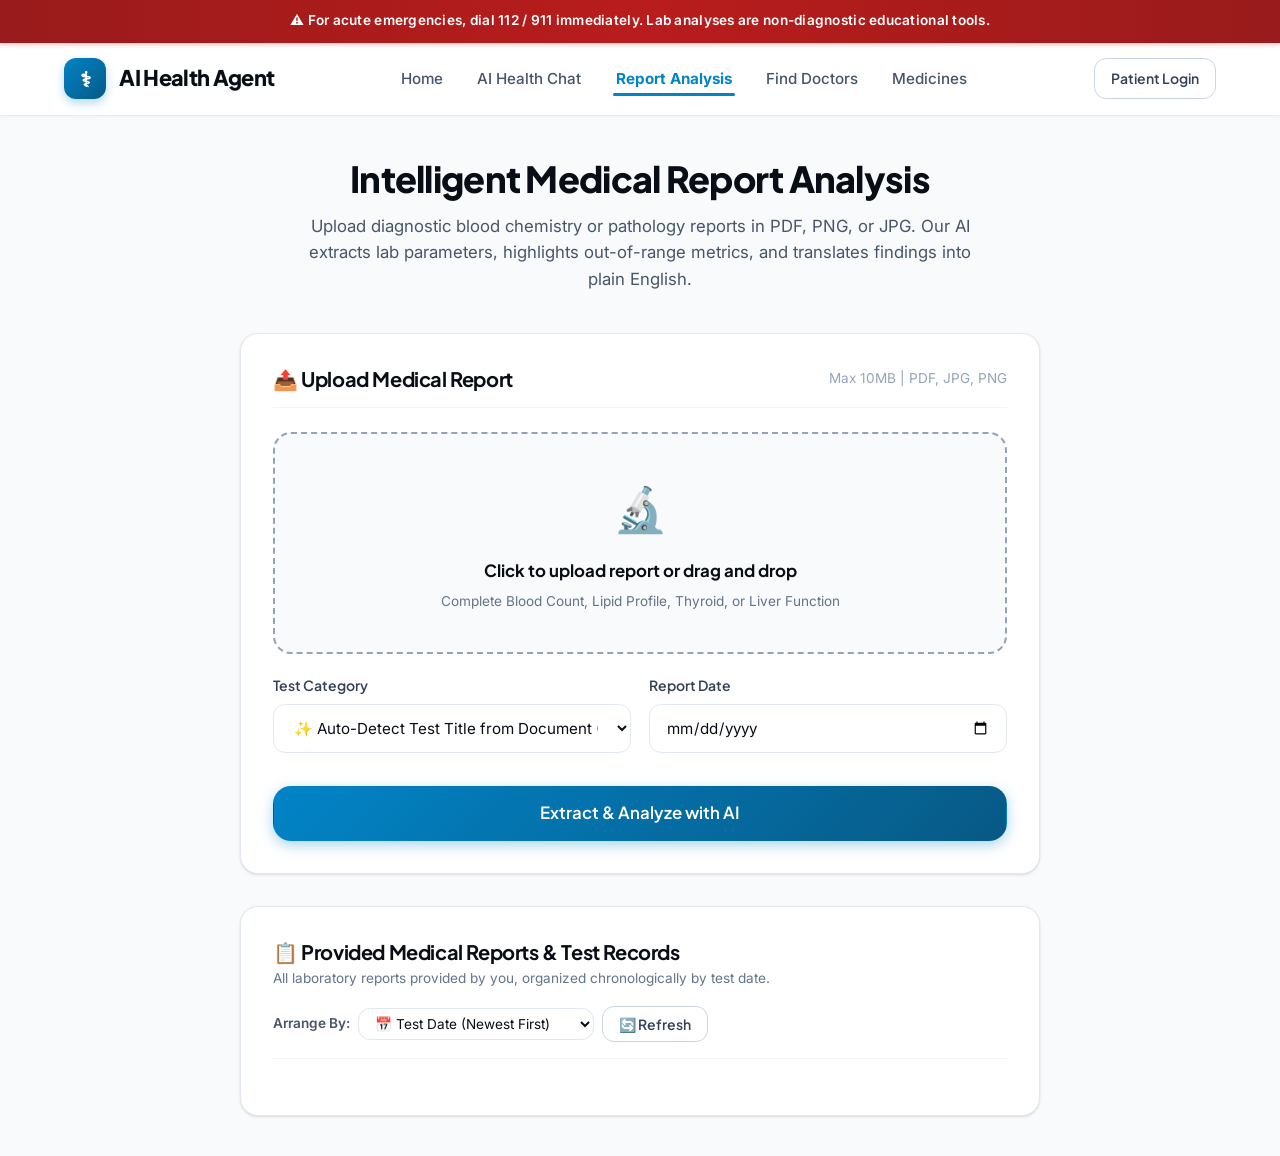
<file: frontend/report-analysis.html>
<!DOCTYPE html>
<html lang="en">
<head>
  <meta charset="UTF-8">
  <meta name="viewport" content="width=device-width, initial-scale=1.0">
  <title>AI Medical Report Analysis — AI Health Agent</title>
  <link rel="stylesheet" href="css/style.css">
  <link rel="stylesheet" href="css/dashboard.css">
  <link rel="stylesheet" href="css/forms.css">
</head>
<body>

  <!-- Emergency Banner -->
  <div class="emergency-banner">
    ⚠️ For acute emergencies, dial 112 / 911 immediately. Lab analyses are non-diagnostic educational tools.
  </div>

  <header class="navbar">
    <div class="container nav-content">
      <a href="index.html" class="brand-logo">
        <div class="logo-icon">⚕</div>
        <span>AI Health Agent</span>
      </a>
      <nav>
        <ul class="nav-links">
          <li><a href="index.html" class="nav-link">Home</a></li>
          <li><a href="health-chat.html" class="nav-link">AI Health Chat</a></li>
          <li><a href="report-analysis.html" class="nav-link active">Report Analysis</a></li>
          <li><a href="doctor-search.html" class="nav-link">Find Doctors</a></li>
          <li><a href="medicine-search.html" class="nav-link">Medicines</a></li>
        </ul>
      </nav>
      <div class="nav-actions" id="nav-actions">
        <a href="patient-login.html" class="btn btn-outline btn-sm">Patient Login</a>
      </div>
    </div>
  </header>

  <main class="container" style="padding: 2.5rem 1.25rem;">
    <div style="text-align:center; max-width:700px; margin:0 auto 2.5rem;">
      <h1 style="font-size:2.25rem; font-weight:800; color:var(--dark); margin-bottom:0.75rem;">
        Intelligent Medical Report Analysis
      </h1>
      <p style="color:var(--slate-600); font-size:1.05rem;">
        Upload diagnostic blood chemistry or pathology reports in PDF, PNG, or JPG. Our AI extracts lab parameters, highlights out-of-range metrics, and translates findings into plain English.
      </p>
    </div>

    <!-- Upload Box -->
    <div class="panel" style="max-width:800px; margin:0 auto 2rem;">
      <div class="panel-header">
        <h3 class="panel-title">📤 Upload Medical Report</h3>
        <span style="font-size:0.85rem; color:var(--slate-400);">Max 10MB | PDF, JPG, PNG</span>
      </div>

      <form id="standalone-upload-form" onsubmit="ReportUpload.submitUpload(event)">
        <div class="dropzone" id="report-dropzone">
          <div class="dropzone-icon">🔬</div>
          <div class="dropzone-title">Click to upload report or drag and drop</div>
          <div class="dropzone-desc">Complete Blood Count, Lipid Profile, Thyroid, or Liver Function</div>
          <input type="file" id="report-file-input" accept=".pdf,.png,.jpg,.jpeg">
        </div>

        <div id="file-selected-preview"></div>

        <div class="form-row" style="margin-top:1.25rem;">
          <div class="form-group">
            <label class="form-label" for="report-test-type">Test Category</label>
            <select id="report-test-type" class="form-control">
              <option value="" selected>✨ Auto-Detect Test Title from Document (Recommended)</option>
              <option value="Complete Blood Count (CBC)">Complete Blood Count (CBC)</option>
              <option value="Comprehensive Lipid Profile">Comprehensive Lipid Profile</option>
              <option value="Liver Function Test (LFT)">Liver Function Test (LFT)</option>
              <option value="Kidney Function Test (KFT/RFT)">Kidney Function Test (KFT/RFT)</option>
              <option value="Urine Complete (Routine & Microscopy)">Urine Complete (Routine & Microscopy)</option>
              <option value="Thyroid Profile (T3, T4, TSH)">Thyroid Panel (T3, T4, TSH)</option>
              <option value="Diabetic & Glucose Profile">Diabetic & Glucose Profile</option>
            </select>
          </div>
          <div class="form-group">
            <label class="form-label" for="report-test-date">Report Date</label>
            <input type="date" id="report-test-date" class="form-control">
          </div>
        </div>

        <button type="submit" id="upload-submit-btn" class="btn btn-primary btn-block btn-lg" style="margin-top:0.75rem;">
          Extract & Analyze with AI
        </button>
      </form>
    </div>

    <!-- Results Container -->
    <div id="analysis-result-container" style="max-width:800px; margin:0 auto;"></div>


    <!-- Dedicated Section for Provided Reports Arranged by Test Date -->
    <div class="panel" id="provided-reports-section" style="max-width:800px; margin:2rem auto 0;">
      <div class="panel-header" style="display:flex; justify-content:space-between; align-items:center; flex-wrap:wrap; gap:1rem;">
        <div>
          <h3 class="panel-title" style="margin-bottom:0.25rem;">📋 Provided Medical Reports & Test Records</h3>
          <p style="font-size:0.85rem; color:var(--slate-500); margin:0;">
            All laboratory reports provided by you, organized chronologically by test date.
          </p>
        </div>
        <div style="display:flex; align-items:center; gap:0.5rem; flex-wrap:wrap;">
          <label for="reports-sort-select" style="font-size:0.85rem; font-weight:600; color:var(--slate-600); white-space:nowrap;">
            Arrange By:
          </label>
          <select id="reports-sort-select" class="form-control" style="width:auto; padding:0.4rem 0.75rem; font-size:0.85rem;" onchange="ReportUpload.loadHistory(this.value)">
            <option value="date_desc" selected>📅 Test Date (Newest First)</option>
            <option value="date_asc">📅 Test Date (Oldest First)</option>
            <option value="upload_desc">⏱️ Upload Date (Recent First)</option>
          </select>
          <button onclick="ReportUpload.loadHistory()" class="btn btn-outline btn-sm" title="Refresh reports list">
            🔄 Refresh
          </button>
        </div>
      </div>
      <div id="reports-history-list" style="margin-top:1rem;">
        <!-- Populated dynamically by ReportUpload.loadHistory() -->
      </div>
    </div>
    <!-- Universal Report File Viewer Modal -->
    <div class="modal-overlay" id="report-file-viewer-modal">
      <div class="modal-card modal-card-viewer">
        <div class="modal-header">
          <h3 class="modal-title" id="report-file-viewer-title">📄 Original Medical Report</h3>
          <button onclick="ReportUpload.closeFileViewer()" class="modal-close" title="Close (Esc)">&times;</button>
        </div>
        <div class="modal-body" id="report-file-viewer-content" style="padding:1rem;">
          <!-- Dynamic Image / PDF rendered here -->
        </div>
        <div class="modal-footer" style="display:flex; justify-content:space-between; align-items:center; flex-wrap:wrap; gap:0.5rem;">
          <span style="font-size:0.85rem; color:var(--slate-500);">
            🔒 End-to-end encrypted medical record
          </span>
          <div style="display:flex; gap:0.5rem;">
            <a id="report-file-download-btn" href="#" target="_blank" class="btn btn-outline btn-sm">
              ↗ Open in New Window
            </a>
            <button type="button" onclick="ReportUpload.closeFileViewer()" class="btn btn-primary btn-sm">
              Close
            </button>
          </div>
        </div>
      </div>
    </div>
  </main>

  <script src="js/auth.js"></script>
  <script src="js/report-upload.js?v=3.3"></script>
  <script>
    document.addEventListener("DOMContentLoaded", () => {
      ReportUpload.initDropzone("report-dropzone", "report-file-input");
      if (Auth.isAuthenticated()) {
        ReportUpload.loadHistory();
      }
    });
  </script>
</body>
</html>
</file>
<file: frontend/css/style.css>
/* =============================================================================
   AI HEALTH AGENT — HIGH-IMPACT CLINICAL DESIGN SYSTEM (style.css)
   Clean, modern, accessible presentation-grade styling with Plus Jakarta Sans & Inter
   ============================================================================= */

@import url('https://fonts.googleapis.com/css2?family=Plus+Jakarta+Sans:wght@400;500;600;700;800&family=Inter:wght@400;500;600;700&display=swap');

:root {
  /* Color Palette */
  --primary: #0284c7;            /* Ocean Clinical Blue */
  --primary-hover: #0369a1;
  --primary-light: #e0f2fe;
  --primary-gradient: linear-gradient(135deg, #0284c7 0%, #075985 100%);
  --secondary: #0d9488;          /* Medical Teal */
  --secondary-hover: #0f766e;
  --secondary-light: #ccfbf1;
  --secondary-gradient: linear-gradient(135deg, #0d9488 0%, #115e59 100%);

  /* Neutrals */
  --dark: #090d16;
  --dark-surface: #0f172a;
  --slate-900: #0f172a;
  --slate-800: #1e293b;
  --slate-700: #334155;
  --slate-600: #475569;
  --slate-500: #64748b;
  --slate-400: #94a3b8;
  --slate-300: #cbd5e1;
  --slate-200: #e2e8f0;
  --slate-100: #f1f5f9;
  --slate-50: #f8fafc;
  --white: #ffffff;

  /* Status Colors */
  --success: #10b981;
  --success-light: #d1fae5;
  --success-dark: #047857;
  --warning: #f59e0b;
  --warning-light: #fef3c7;
  --warning-dark: #b45309;
  --danger: #ef4444;             /* Emergency Red */
  --danger-light: #fee2e2;
  --danger-dark: #b91c1c;
  --info: #3b82f6;
  --info-light: #dbeafe;

  /* DigiLocker Official Accents */
  --digilocker-blue: #003366;
  --digilocker-orange: #f26522;
  --digilocker-gradient: linear-gradient(135deg, #003366 0%, #001f3f 100%);

  /* Typography */
  --font-heading: 'Plus Jakarta Sans', -apple-system, BlinkMacSystemFont, "Segoe UI", Roboto, sans-serif;
  --font-main: 'Inter', -apple-system, BlinkMacSystemFont, "Segoe UI", Roboto, sans-serif;

  /* Elevation Shadows */
  --shadow-xs: 0 1px 2px 0 rgba(16, 24, 40, 0.05);
  --shadow-sm: 0 1px 3px 0 rgba(16, 24, 40, 0.1), 0 1px 2px -1px rgba(16, 24, 40, 0.1);
  --shadow-md: 0 4px 8px -2px rgba(16, 24, 40, 0.1), 0 2px 4px -2px rgba(16, 24, 40, 0.06);
  --shadow-lg: 0 12px 20px -4px rgba(16, 24, 40, 0.08), 0 4px 6px -2px rgba(16, 24, 40, 0.03);
  --shadow-xl: 0 20px 28px -4px rgba(16, 24, 40, 0.12), 0 8px 10px -4px rgba(16, 24, 40, 0.04);
  --shadow-glow: 0 0 25px rgba(2, 132, 199, 0.25);
  --shadow-success-glow: 0 0 20px rgba(16, 185, 129, 0.25);

  /* Borders & Radius */
  --radius-xs: 4px;
  --radius-sm: 8px;
  --radius-md: 12px;
  --radius-lg: 18px;
  --radius-xl: 24px;
  --radius-full: 9999px;
  --transition: all 0.25s cubic-bezier(0.16, 1, 0.3, 1);
}

*, *::before, *::after {
  box-sizing: border-box;
  margin: 0;
  padding: 0;
}

html {
  font-size: 16px;
  scroll-behavior: smooth;
}

body {
  font-family: var(--font-main);
  background-color: var(--slate-50);
  color: var(--slate-700);
  line-height: 1.6;
  min-height: 100vh;
  display: flex;
  flex-direction: column;
  -webkit-font-smoothing: antialiased;
}

h1, h2, h3, h4, h5, h6 {
  font-family: var(--font-heading);
  color: var(--dark);
  font-weight: 700;
  letter-spacing: -0.02em;
  line-height: 1.25;
}

a {
  color: var(--primary);
  text-decoration: none;
  transition: var(--transition);
}
a:hover {
  color: var(--primary-hover);
}

/* Container */
.container {
  width: 100%;
  max-width: 1200px;
  margin-left: auto;
  margin-right: auto;
  padding-left: 1.5rem;
  padding-right: 1.5rem;
}

/* Emergency Warning Banner */
.emergency-banner {
  background: linear-gradient(90deg, #991b1b 0%, #b91c1c 50%, #991b1b 100%);
  color: #fff;
  font-size: 0.85rem;
  font-weight: 600;
  padding: 0.65rem 1rem;
  text-align: center;
  letter-spacing: 0.02em;
  display: flex;
  align-items: center;
  justify-content: center;
  gap: 0.6rem;
  box-shadow: 0 2px 4px rgba(185, 28, 28, 0.25);
  position: relative;
  z-index: 100;
}
.emergency-banner span.pulse-dot {
  width: 8px;
  height: 8px;
  border-radius: 50%;
  background: #fca5a5;
  box-shadow: 0 0 8px #fff;
  animation: pulse-emergency 1.5s infinite;
}
@keyframes pulse-emergency {
  0%, 100% { opacity: 1; transform: scale(1); }
  50% { opacity: 0.4; transform: scale(0.85); }
}

/* Glassmorphic Navbar */
.navbar {
  position: sticky;
  top: 0;
  z-index: 90;
  background: rgba(255, 255, 255, 0.88);
  backdrop-filter: blur(16px);
  -webkit-backdrop-filter: blur(16px);
  border-bottom: 1px solid rgba(226, 232, 240, 0.8);
  box-shadow: 0 1px 3px rgba(0, 0, 0, 0.03);
  transition: var(--transition);
}
.nav-content {
  display: flex;
  align-items: center;
  justify-content: space-between;
  height: 4.5rem;
}
.brand-logo {
  display: flex;
  align-items: center;
  gap: 0.85rem;
  font-family: var(--font-heading);
  font-size: 1.35rem;
  font-weight: 800;
  color: var(--dark);
  text-decoration: none;
  letter-spacing: -0.03em;
}
.brand-logo:hover {
  text-decoration: none;
  color: var(--dark);
}
.logo-icon {
  width: 2.6rem;
  height: 2.6rem;
  background: var(--primary-gradient);
  color: #fff;
  border-radius: var(--radius-md);
  display: flex;
  align-items: center;
  justify-content: center;
  font-size: 1.3rem;
  font-weight: bold;
  box-shadow: 0 4px 10px rgba(2, 132, 199, 0.3);
  transition: var(--transition);
}
.brand-logo:hover .logo-icon {
  transform: rotate(6deg) scale(1.05);
}

.nav-links {
  display: flex;
  list-style: none;
  gap: 1.75rem;
  align-items: center;
}
.nav-link {
  font-size: 0.95rem;
  font-weight: 500;
  color: var(--slate-600);
  transition: var(--transition);
  position: relative;
  padding: 0.5rem 0.2rem;
}
.nav-link:hover {
  color: var(--primary);
  text-decoration: none;
}
.nav-link.active {
  color: var(--primary);
  font-weight: 700;
}
.nav-link.active::after {
  content: '';
  position: absolute;
  bottom: 0;
  left: 0;
  right: 0;
  height: 2.5px;
  background: var(--primary);
  border-radius: var(--radius-full);
}

.nav-actions {
  display: flex;
  align-items: center;
  gap: 0.75rem;
}

/* Modern Interactive Buttons */
.btn {
  display: inline-flex;
  align-items: center;
  justify-content: center;
  gap: 0.5rem;
  font-family: var(--font-heading);
  font-weight: 600;
  border-radius: var(--radius-md);
  border: 1px solid transparent;
  cursor: pointer;
  transition: var(--transition);
  white-space: nowrap;
  text-decoration: none;
}
.btn:hover {
  text-decoration: none;
  transform: translateY(-2px);
}
.btn:active {
  transform: translateY(0);
}

.btn-block {
  display: flex;
  width: 100%;
  max-width: 100%;
  white-space: normal;
  text-align: center;
  word-break: break-word;
  box-sizing: border-box;
  justify-content: center;
  line-height: 1.35;
}

.btn-sm {
  padding: 0.5rem 1rem;
  font-size: 0.875rem;
}
.btn-md {
  padding: 0.75rem 1.4rem;
  font-size: 0.95rem;
}
.btn-lg {
  padding: 0.95rem 1.85rem;
  font-size: 1.05rem;
  border-radius: var(--radius-lg);
}

.btn-primary {
  background: var(--primary-gradient);
  color: #fff;
  box-shadow: 0 4px 14px rgba(2, 132, 199, 0.35);
}
.btn-primary:hover {
  box-shadow: 0 6px 20px rgba(2, 132, 199, 0.45);
  color: #fff;
}

.btn-secondary {
  background: var(--secondary-gradient);
  color: #fff;
  box-shadow: 0 4px 14px rgba(13, 148, 136, 0.3);
}
.btn-secondary:hover {
  box-shadow: 0 6px 20px rgba(13, 148, 136, 0.4);
  color: #fff;
}

.btn-outline {
  background: transparent;
  border-color: var(--slate-300);
  color: var(--slate-700);
}
.btn-outline:hover {
  background: var(--slate-100);
  border-color: var(--slate-400);
  color: var(--dark);
}

.btn-danger {
  background: linear-gradient(135deg, #ef4444 0%, #b91c1c 100%);
  color: #fff;
  box-shadow: 0 4px 12px rgba(239, 68, 68, 0.3);
}
.btn-danger:hover {
  color: #fff;
  box-shadow: 0 6px 16px rgba(239, 68, 68, 0.45);
}

.btn-digilocker {
  background: var(--digilocker-gradient);
  color: #fff;
  border: 1px solid rgba(255, 255, 255, 0.15);
  box-shadow: 0 4px 16px rgba(0, 51, 102, 0.35);
  display: inline-flex;
  align-items: center;
  gap: 0.65rem;
  font-weight: 700;
  border-radius: var(--radius-md);
  padding: 0.85rem 1.5rem;
  transition: var(--transition);
}
.btn-digilocker:hover {
  background: linear-gradient(135deg, #004080 0%, #00264d 100%);
  color: #fff;
  box-shadow: 0 6px 22px rgba(0, 51, 102, 0.5);
  transform: translateY(-2px);
  text-decoration: none;
}
.digilocker-emblem {
  background: var(--digilocker-orange);
  color: #fff;
  font-weight: 900;
  font-size: 0.75rem;
  letter-spacing: 0.05em;
  padding: 0.2rem 0.45rem;
  border-radius: var(--radius-xs);
  display: inline-flex;
  align-items: center;
  justify-content: center;
}

/* =============================================================================
   HERO SECTION
   ============================================================================= */
.hero-section {
  position: relative;
  padding: 5.5rem 0 4rem;
  background: radial-gradient(circle at 50% 0%, #f0f9ff 0%, #f8fafc 70%);
  border-bottom: 1px solid var(--slate-200);
  overflow: hidden;
  text-align: center;
}
.hero-section::before {
  content: '';
  position: absolute;
  top: -100px;
  left: 50%;
  transform: translateX(-50%);
  width: 800px;
  height: 350px;
  background: radial-gradient(ellipse at center, rgba(2, 132, 199, 0.12) 0%, rgba(255, 255, 255, 0) 70%);
  pointer-events: none;
}
.hero-badge {
  display: inline-flex;
  align-items: center;
  gap: 0.5rem;
  padding: 0.45rem 1.15rem;
  background: #e0f2fe;
  color: #0369a1;
  border: 1px solid #bae6fd;
  border-radius: var(--radius-full);
  font-size: 0.875rem;
  font-weight: 700;
  margin-bottom: 1.75rem;
  box-shadow: 0 2px 8px rgba(2, 132, 199, 0.12);
}
.hero-title {
  font-size: 3.25rem;
  font-weight: 800;
  line-height: 1.15;
  color: var(--dark);
  margin-bottom: 1.5rem;
}
.hero-title span {
  background: linear-gradient(135deg, #0284c7 0%, #0d9488 100%);
  -webkit-background-clip: text;
  -webkit-text-fill-color: transparent;
}
.hero-subtitle {
  max-width: 760px;
  margin: 0 auto 2.5rem;
  font-size: 1.18rem;
  color: var(--slate-600);
  line-height: 1.7;
}
.hero-ctas {
  display: flex;
  align-items: center;
  justify-content: center;
  gap: 1rem;
  flex-wrap: wrap;
}

/* =============================================================================
   STATS METRICS COUNTER BAR (Presentation Feature)
   ============================================================================= */
.stats-banner {
  background: var(--white);
  border: 1px solid var(--slate-200);
  border-radius: var(--radius-xl);
  padding: 1.75rem 2rem;
  margin: -2.5rem auto 3.5rem;
  max-width: 1100px;
  box-shadow: var(--shadow-lg);
  display: grid;
  grid-template-columns: repeat(4, 1fr);
  gap: 1.5rem;
  position: relative;
  z-index: 10;
}
.stat-item {
  text-align: center;
  position: relative;
}
.stat-item:not(:last-child)::after {
  content: '';
  position: absolute;
  right: -0.75rem;
  top: 15%;
  height: 70%;
  width: 1px;
  background-color: var(--slate-200);
}
.stat-number {
  font-family: var(--font-heading);
  font-size: 2.1rem;
  font-weight: 800;
  color: var(--primary);
  line-height: 1.2;
}
.stat-label {
  font-size: 0.85rem;
  font-weight: 600;
  color: var(--slate-500);
  margin-top: 0.25rem;
  text-transform: uppercase;
  letter-spacing: 0.04em;
}

/* =============================================================================
   DIGILOCKER SPOTLIGHT
   ============================================================================= */
.verification-spotlight {
  background: linear-gradient(135deg, #001f3f 0%, #003366 60%, #004d80 100%);
  color: #fff;
  border-radius: var(--radius-xl);
  padding: 3rem;
  margin: 2.5rem 0;
  display: flex;
  align-items: center;
  justify-content: space-between;
  gap: 2.5rem;
  box-shadow: 0 15px 35px rgba(0, 31, 63, 0.25);
  position: relative;
  overflow: hidden;
}
.verification-spotlight::before {
  content: '';
  position: absolute;
  right: -80px;
  bottom: -80px;
  width: 320px;
  height: 320px;
  border-radius: 50%;
  background: radial-gradient(circle, rgba(242, 101, 34, 0.25) 0%, transparent 70%);
  pointer-events: none;
}
.spotlight-content {
  max-width: 680px;
}
.spotlight-badge {
  display: inline-flex;
  align-items: center;
  gap: 0.4rem;
  background: rgba(255, 255, 255, 0.15);
  border: 1px solid rgba(255, 255, 255, 0.25);
  color: #fff;
  font-size: 0.8rem;
  font-weight: 700;
  padding: 0.35rem 0.85rem;
  border-radius: var(--radius-full);
  margin-bottom: 1rem;
  letter-spacing: 0.05em;
  text-transform: uppercase;
}
.spotlight-title {
  color: #fff;
  font-size: 2rem;
  font-weight: 800;
  margin-bottom: 0.85rem;
}
.spotlight-desc {
  color: #e2e8f0;
  font-size: 1.05rem;
  line-height: 1.7;
}

/* =============================================================================
   FEATURES GRID
   ============================================================================= */
.features-section {
  padding: 4.5rem 0;
}
.section-header {
  text-align: center;
  max-width: 720px;
  margin: 0 auto 3.5rem;
}
.section-tag {
  display: inline-block;
  font-family: var(--font-heading);
  font-size: 0.85rem;
  font-weight: 700;
  color: var(--primary);
  text-transform: uppercase;
  letter-spacing: 0.08em;
  margin-bottom: 0.5rem;
}
.section-title {
  font-size: 2.35rem;
  margin-bottom: 0.85rem;
}
.section-desc {
  color: var(--slate-600);
  font-size: 1.1rem;
}

.features-grid {
  display: grid;
  grid-template-columns: repeat(auto-fit, minmax(270px, 1fr));
  gap: 2rem;
  margin-bottom: 3rem;
}
.feature-card {
  background: var(--white);
  border-radius: var(--radius-lg);
  border: 1px solid var(--slate-200);
  padding: 2.25rem 2rem;
  box-shadow: var(--shadow-sm);
  transition: var(--transition);
  display: flex;
  flex-direction: column;
}
.feature-card:hover {
  transform: translateY(-6px);
  border-color: #bae6fd;
  box-shadow: var(--shadow-xl), var(--shadow-glow);
}
.feature-icon-wrapper {
  width: 3.5rem;
  height: 3.5rem;
  border-radius: var(--radius-md);
  display: flex;
  align-items: center;
  justify-content: center;
  font-size: 1.75rem;
  margin-bottom: 1.35rem;
}
.icon-blue { background: #e0f2fe; color: #0284c7; }
.icon-teal { background: #ccfbf1; color: #0d9488; }
.icon-amber { background: #fef3c7; color: #d97706; }
.icon-purple { background: #f3e8ff; color: #9333ea; }

.feature-title {
  font-size: 1.3rem;
  margin-bottom: 0.75rem;
}
.feature-desc {
  color: var(--slate-600);
  font-size: 0.95rem;
  line-height: 1.65;
  flex-grow: 1;
}

/* Medical Disclaimer Card */
.disclaimer-card {
  background: #fefce8;
  border: 1px solid #fef08a;
  border-left: 5px solid #eab308;
  border-radius: var(--radius-md);
  padding: 1.5rem 1.75rem;
  margin-top: 2rem;
}
.disclaimer-title {
  font-family: var(--font-heading);
  font-weight: 700;
  color: #854d0e;
  font-size: 1rem;
  margin-bottom: 0.4rem;
  display: flex;
  align-items: center;
  gap: 0.5rem;
}
.disclaimer-text {
  font-size: 0.885rem;
  color: #713f12;
  line-height: 1.6;
}

/* =============================================================================
   STATUS BADGES & PILLS
   ============================================================================= */
.status-pill {
  display: inline-flex;
  align-items: center;
  gap: 0.4rem;
  padding: 0.25rem 0.75rem;
  border-radius: var(--radius-full);
  font-size: 0.785rem;
  font-weight: 700;
  letter-spacing: 0.02em;
  text-transform: uppercase;
}
.status-pill.verified {
  background: var(--success-light);
  color: var(--success-dark);
  border: 1px solid #a7f3d0;
}
.status-pill.pending {
  background: var(--warning-light);
  color: var(--warning-dark);
  border: 1px solid #fde68a;
}
.status-pill.rejected {
  background: var(--danger-light);
  color: var(--danger-dark);
  border: 1px solid #fecaca;
}
.status-pill.review {
  background: #f3e8ff;
  color: #7e22ce;
  border: 1px solid #e9d5ff;
}

/* Live Pulse Dot */
.pulse-indicator {
  width: 8px;
  height: 8px;
  border-radius: 50%;
  display: inline-block;
}
.pulse-indicator.green {
  background-color: var(--success);
  box-shadow: 0 0 0 rgba(16, 185, 129, 0.4);
  animation: pulse-green 2s infinite;
}
@keyframes pulse-green {
  0% { box-shadow: 0 0 0 0 rgba(16, 185, 129, 0.7); }
  70% { box-shadow: 0 0 0 8px rgba(16, 185, 129, 0); }
  100% { box-shadow: 0 0 0 0 rgba(16, 185, 129, 0); }
}

/* =============================================================================
   FOOTER
   ============================================================================= */
.footer {
  margin-top: auto;
  background: var(--dark-surface);
  color: var(--slate-400);
  padding: 4.5rem 0 2.5rem;
  border-top: 1px solid #1e293b;
}
.footer-grid {
  display: grid;
  grid-template-columns: 2fr repeat(3, 1fr);
  gap: 3rem;
  margin-bottom: 3.5rem;
}
.footer-brand {
  font-family: var(--font-heading);
  font-size: 1.35rem;
  font-weight: 800;
  color: #fff;
  margin-bottom: 1rem;
}
.footer-text {
  font-size: 0.925rem;
  line-height: 1.7;
  max-width: 320px;
}
.footer-col-title {
  color: #fff;
  font-size: 0.95rem;
  font-weight: 700;
  letter-spacing: 0.05em;
  text-transform: uppercase;
  margin-bottom: 1.25rem;
}
.footer-links {
  list-style: none;
  display: flex;
  flex-direction: column;
  gap: 0.75rem;
}
.footer-links a {
  color: var(--slate-400);
  font-size: 0.9rem;
  transition: var(--transition);
}
.footer-links a:hover {
  color: #fff;
  text-decoration: none;
  padding-left: 4px;
}
.footer-bottom {
  padding-top: 2rem;
  border-top: 1px solid #1e293b;
  display: flex;
  align-items: center;
  justify-content: space-between;
  font-size: 0.85rem;
  flex-wrap: wrap;
  gap: 1rem;
}

/* =============================================================================
   RESPONSIVE DESIGN
   ============================================================================= */
@media (max-width: 992px) {
  .hero-title { font-size: 2.6rem; }
  .stats-banner { grid-template-columns: repeat(2, 1fr); gap: 2rem; }
  .stat-item:nth-child(2)::after { display: none; }
  .verification-spotlight { flex-direction: column; text-align: center; }
  .footer-grid { grid-template-columns: 1fr 1fr; }
}

@media (max-width: 640px) {
  .hero-title { font-size: 2.1rem; }
  .nav-links { display: none; } /* hamburger or mobile fallback */
  .stats-banner { grid-template-columns: 1fr; }
  .stat-item::after { display: none !important; }
  .footer-grid { grid-template-columns: 1fr; }
}
</file>
<file: frontend/css/dashboard.css>
/* =============================================================================
   AI HEALTH AGENT — DASHBOARD DESIGN SYSTEM (dashboard.css)
   Clean, modern, clinical SaaS aesthetics for Doctor & Patient Portals
   ============================================================================= */

.dashboard-layout {
  display: flex;
  min-height: calc(100vh - 4.5rem - 45px);
  background-color: #f8fafc;
}

/* =============================================================================
   SIDEBAR NAVIGATION
   ============================================================================= */
.dashboard-sidebar {
  width: 270px;
  background-color: var(--white);
  border-right: 1px solid var(--slate-200);
  padding: 1.75rem 1rem;
  display: flex;
  flex-direction: column;
  flex-shrink: 0;
  box-shadow: var(--shadow-xs);
}
.sidebar-user {
  padding: 0 0.5rem 1.25rem;
  margin-bottom: 1.25rem;
  border-bottom: 1px solid var(--slate-100);
  display: flex;
  align-items: center;
  gap: 0.85rem;
}
.sidebar-user-avatar {
  width: 2.75rem;
  height: 2.75rem;
  border-radius: var(--radius-md);
  background: var(--primary-light);
  color: var(--primary);
  display: flex;
  align-items: center;
  justify-content: center;
  font-weight: 800;
  font-size: 1.1rem;
}
.sidebar-user-info {
  flex-grow: 1;
  overflow: hidden;
}
.sidebar-user-name {
  font-family: var(--font-heading);
  font-weight: 700;
  font-size: 0.975rem;
  color: var(--dark);
  white-space: nowrap;
  overflow: hidden;
  text-overflow: ellipsis;
}
.sidebar-user-role {
  font-size: 0.785rem;
  font-weight: 600;
  color: var(--slate-500);
  margin-top: 0.15rem;
  display: flex;
  align-items: center;
  gap: 0.35rem;
}

.sidebar-nav {
  list-style: none;
  display: flex;
  flex-direction: column;
  gap: 0.35rem;
  flex-grow: 1;
}
.sidebar-link {
  display: flex;
  align-items: center;
  gap: 0.85rem;
  padding: 0.75rem 1rem;
  color: var(--slate-600);
  border-radius: var(--radius-md);
  font-size: 0.925rem;
  font-weight: 500;
  cursor: pointer;
  transition: var(--transition);
  text-decoration: none;
}
.sidebar-link:hover {
  background-color: var(--slate-100);
  color: var(--primary);
  text-decoration: none;
  transform: translateX(3px);
}
.sidebar-link.active {
  background: #e0f2fe;
  color: var(--primary);
  font-weight: 700;
  box-shadow: inset 3px 0 0 var(--primary);
}
.sidebar-icon {
  font-size: 1.25rem;
  width: 1.6rem;
  text-align: center;
}

/* =============================================================================
   MAIN CONTENT AREA
   ============================================================================= */
.dashboard-main {
  flex-grow: 1;
  padding: 2.25rem 2.75rem;
  background-color: #f8fafc;
  overflow-y: auto;
}
.dashboard-header {
  display: flex;
  align-items: center;
  justify-content: space-between;
  margin-bottom: 2rem;
  flex-wrap: wrap;
  gap: 1.25rem;
}
.dashboard-title {
  font-size: 1.85rem;
  font-weight: 800;
  color: var(--dark);
  letter-spacing: -0.02em;
}
.dashboard-subtitle {
  color: var(--slate-500);
  font-size: 0.95rem;
  margin-top: 0.25rem;
}

/* Dashboard Tabs */
.dashboard-tab-content {
  display: none;
}
.dashboard-tab-content.active {
  display: block;
  animation: tabFadeIn 0.25s cubic-bezier(0.16, 1, 0.3, 1);
}

@keyframes tabFadeIn {
  from { opacity: 0; transform: translateY(6px); }
  to { opacity: 1; transform: translateY(0); }
}

/* =============================================================================
   STAT CARDS
   ============================================================================= */
.stats-grid {
  display: grid;
  grid-template-columns: repeat(auto-fit, minmax(230px, 1fr));
  gap: 1.35rem;
  margin-bottom: 2.25rem;
}
.stat-card {
  background: var(--white);
  padding: 1.5rem 1.6rem;
  border-radius: var(--radius-lg);
  border: 1px solid var(--slate-200);
  box-shadow: var(--shadow-sm);
  display: flex;
  align-items: center;
  justify-content: space-between;
  transition: var(--transition);
  position: relative;
  overflow: hidden;
}
.stat-card:hover {
  transform: translateY(-3px);
  box-shadow: var(--shadow-md);
  border-color: #cbd5e1;
}
.stat-label {
  font-size: 0.8rem;
  color: var(--slate-500);
  font-weight: 700;
  text-transform: uppercase;
  letter-spacing: 0.05em;
  margin-bottom: 0.35rem;
}
.stat-value {
  font-family: var(--font-heading);
  font-size: 2rem;
  font-weight: 800;
  color: var(--dark);
  line-height: 1.1;
}
.stat-icon {
  width: 3.25rem;
  height: 3.25rem;
  border-radius: var(--radius-md);
  display: flex;
  align-items: center;
  justify-content: center;
  font-size: 1.6rem;
  box-shadow: var(--shadow-xs);
}

/* =============================================================================
   PANELS & CONTAINERS
   ============================================================================= */
.panel {
  background: var(--white);
  border-radius: var(--radius-lg);
  border: 1px solid var(--slate-200);
  box-shadow: var(--shadow-sm);
  padding: 2rem;
  margin-bottom: 2rem;
  transition: var(--transition);
}
.panel-header {
  display: flex;
  align-items: center;
  justify-content: space-between;
  margin-bottom: 1.5rem;
  border-bottom: 1px solid var(--slate-100);
  padding-bottom: 1rem;
}
.panel-title {
  font-family: var(--font-heading);
  font-size: 1.25rem;
  font-weight: 700;
  color: var(--dark);
  display: flex;
  align-items: center;
  gap: 0.6rem;
}

/* =============================================================================
   TABLES (Lab Reports & Appointments)
   ============================================================================= */
.table-responsive {
  width: 100%;
  overflow-x: auto;
  border-radius: var(--radius-md);
  border: 1px solid var(--slate-200);
}
.data-table {
  width: 100%;
  border-collapse: separate;
  border-spacing: 0;
  text-align: left;
  font-size: 0.925rem;
}
.data-table th {
  background-color: #f8fafc;
  color: var(--slate-700);
  padding: 0.9rem 1.15rem;
  font-weight: 700;
  font-size: 0.8rem;
  text-transform: uppercase;
  letter-spacing: 0.05em;
  border-bottom: 1px solid var(--slate-200);
}
.data-table td {
  padding: 1rem 1.15rem;
  border-bottom: 1px solid var(--slate-100);
  vertical-align: middle;
  color: var(--slate-700);
}
.data-table tr:last-child td {
  border-bottom: none;
}
.data-table tr:hover td {
  background-color: #f1f5f9;
}

/* =============================================================================
   DOCTOR VERIFICATION BANNER (DigiLocker Showcase)
   ============================================================================= */
.doc-verify-banner {
  padding: 1.75rem 2rem;
  border-radius: var(--radius-lg);
  margin-bottom: 2.25rem;
  display: flex;
  align-items: center;
  justify-content: space-between;
  gap: 1.75rem;
  flex-wrap: wrap;
  box-shadow: var(--shadow-sm);
  position: relative;
  overflow: hidden;
}
.banner-verified {
  background: linear-gradient(135deg, #ecfdf5 0%, #d1fae5 100%);
  border: 1.5px solid #6ee7b7;
  color: #065f46;
}
.banner-pending {
  background: linear-gradient(135deg, #fffbeb 0%, #fef3c7 100%);
  border: 1.5px solid #fcd34d;
  color: #92400e;
}
.banner-review {
  background: linear-gradient(135deg, #eff6ff 0%, #dbeafe 100%);
  border: 1.5px solid #93c5fd;
  color: #1e40af;
}
.banner-rejected {
  background: linear-gradient(135deg, #fef2f2 0%, #fee2e2 100%);
  border: 1.5px solid #fca5a5;
  color: #991b1b;
}

/* =============================================================================
   CHAT ASSISTANT UI
   ============================================================================= */
.chat-container {
  display: flex;
  flex-direction: column;
  height: 620px;
  background: var(--white);
  border-radius: var(--radius-lg);
  border: 1px solid var(--slate-200);
  overflow: hidden;
  box-shadow: var(--shadow-sm);
}
.chat-header {
  padding: 1.15rem 1.5rem;
  background-color: var(--white);
  border-bottom: 1px solid var(--slate-200);
  display: flex;
  align-items: center;
  justify-content: space-between;
}
.chat-header-title {
  display: flex;
  align-items: center;
  gap: 0.65rem;
  font-family: var(--font-heading);
  font-weight: 700;
  font-size: 1.05rem;
  color: var(--dark);
}
.chat-messages {
  flex-grow: 1;
  padding: 1.75rem;
  overflow-y: auto;
  display: flex;
  flex-direction: column;
  gap: 1.35rem;
  background-color: #f8fafc;
}
.chat-msg {
  display: flex;
  gap: 0.85rem;
  max-width: 82%;
  animation: msgSlideIn 0.25s ease-out;
}
@keyframes msgSlideIn {
  from { opacity: 0; transform: translateY(8px); }
  to { opacity: 1; transform: translateY(0); }
}
.chat-msg.patient {
  align-self: flex-end;
  flex-direction: row-reverse;
}
.chat-msg.ai, .chat-msg.doctor {
  align-self: flex-start;
}
.chat-avatar {
  width: 2.4rem;
  height: 2.4rem;
  border-radius: var(--radius-full);
  display: flex;
  align-items: center;
  justify-content: center;
  font-weight: 700;
  font-size: 0.9rem;
  flex-shrink: 0;
  box-shadow: var(--shadow-xs);
}
.avatar-ai { background: var(--primary-gradient); color: var(--white); }
.avatar-patient { background: var(--secondary-gradient); color: var(--white); }
.avatar-doctor { background: linear-gradient(135deg, #7c3aed 0%, #5b21b6 100%); color: var(--white); }

.chat-bubble {
  padding: 1rem 1.25rem;
  border-radius: var(--radius-lg);
  font-size: 0.95rem;
  line-height: 1.6;
  box-shadow: var(--shadow-sm);
  position: relative;
}
.patient .chat-bubble {
  background: var(--primary-gradient);
  color: var(--white);
  border-bottom-right-radius: 4px;
}
.ai .chat-bubble {
  background-color: var(--white);
  border: 1px solid var(--slate-200);
  color: var(--slate-800);
  border-bottom-left-radius: 4px;
}
.doctor .chat-bubble {
  background-color: #f5f3ff;
  border: 1px solid #ddd6fe;
  color: #4c1d95;
  border-bottom-left-radius: 4px;
}
.chat-disclaimer {
  font-size: 0.775rem;
  color: var(--slate-400);
  margin-top: 0.6rem;
  border-top: 1px solid var(--slate-100);
  padding-top: 0.45rem;
  font-style: italic;
}

.chat-quick-chips {
  padding: 0.75rem 1.5rem;
  background: var(--white);
  border-top: 1px solid var(--slate-100);
  display: flex;
  gap: 0.6rem;
  overflow-x: auto;
}
.quick-chip {
  padding: 0.35rem 0.85rem;
  background-color: var(--slate-50);
  border: 1px solid var(--slate-200);
  border-radius: var(--radius-full);
  font-size: 0.825rem;
  font-weight: 500;
  color: var(--slate-600);
  cursor: pointer;
  white-space: nowrap;
  transition: var(--transition);
}
.quick-chip:hover {
  background-color: #e0f2fe;
  border-color: #bae6fd;
  color: var(--primary);
  transform: translateY(-1px);
}

.chat-input-bar {
  padding: 1.15rem 1.5rem;
  background-color: var(--white);
  border-top: 1px solid var(--slate-200);
  display: flex;
  gap: 0.85rem;
}
.chat-input {
  flex-grow: 1;
  padding: 0.75rem 1.15rem;
  border: 1px solid var(--slate-300);
  border-radius: var(--radius-md);
  outline: none;
  font-family: inherit;
  font-size: 0.95rem;
  transition: var(--transition);
}
.chat-input:focus {
  border-color: var(--primary);
  box-shadow: 0 0 0 3px rgba(2, 132, 199, 0.15);
}

/* =============================================================================
   MODAL WINDOWS
   ============================================================================= */
.modal-overlay {
  display: none;
  position: fixed;
  inset: 0;
  background-color: rgba(9, 13, 22, 0.65);
  backdrop-filter: blur(6px);
  -webkit-backdrop-filter: blur(6px);
  z-index: 1000;
  align-items: center;
  justify-content: center;
  padding: 1.5rem;
}
.modal-overlay.active {
  display: flex;
  animation: modalFade 0.2s ease-out;
}
@keyframes modalFade {
  from { opacity: 0; transform: scale(0.97); }
  to { opacity: 1; transform: scale(1); }
}
.modal-card {
  background: var(--white);
  border-radius: var(--radius-xl);
  max-width: 580px;
  width: 100%;
  max-height: 90vh;
  overflow-y: auto;
  box-shadow: var(--shadow-xl);
  border: 1px solid var(--slate-200);
}
.modal-card-viewer {
  max-width: 960px !important;
  width: 95% !important;
  max-height: 94vh !important;
}
.modal-header {
  padding: 1.35rem 1.75rem;
  border-bottom: 1px solid var(--slate-100);
  display: flex;
  align-items: center;
  justify-content: space-between;
}
.modal-title {
  font-family: var(--font-heading);
  font-size: 1.25rem;
  font-weight: 700;
  color: var(--dark);
}
.modal-close {
  background: none;
  border: none;
  font-size: 1.6rem;
  color: var(--slate-400);
  cursor: pointer;
  transition: var(--transition);
}
.modal-close:hover {
  color: var(--dark);
  transform: rotate(90deg);
}
.modal-body {
  padding: 1.75rem;
}
.modal-footer {
  padding: 1.15rem 1.75rem;
  border-top: 1px solid var(--slate-100);
  display: flex;
  justify-content: flex-end;
  gap: 0.85rem;
}

/* Responsive Dashboard Layout */
@media (max-width: 900px) {
  .dashboard-layout { flex-direction: column; }
  .dashboard-sidebar { width: 100%; border-right: none; border-bottom: 1px solid var(--slate-200); }
  .sidebar-nav { flex-direction: row; overflow-x: auto; padding-bottom: 0.5rem; }
  .dashboard-main { padding: 1.75rem 1.25rem; }
}
</file>
<file: frontend/css/forms.css>
/* =============================================================================
   AI HEALTH AGENT — FORMS & AUTH DESIGN (forms.css)
   Clean, modern, secure form styling with interactive states & elevation
   ============================================================================= */

.auth-page {
  display: flex;
  align-items: center;
  justify-content: center;
  padding: 3.5rem 1.25rem;
  min-height: calc(100vh - 4.5rem - 60px);
  background: radial-gradient(circle at 50% 10%, #f0f9ff 0%, #f8fafc 80%);
}

.auth-card {
  background: var(--white);
  border-radius: var(--radius-xl);
  border: 1px solid var(--slate-200);
  box-shadow: var(--shadow-xl);
  width: 100%;
  max-width: 540px;
  padding: 2.75rem 2.5rem;
  transition: var(--transition);
}

.auth-header {
  text-align: center;
  margin-bottom: 2.25rem;
}
.auth-icon-badge {
  width: 3.75rem;
  height: 3.75rem;
  border-radius: var(--radius-lg);
  display: inline-flex;
  align-items: center;
  justify-content: center;
  font-size: 1.85rem;
  margin-bottom: 1.15rem;
  box-shadow: var(--shadow-sm);
}
.badge-blue { background: #e0f2fe; color: #0284c7; }
.badge-teal { background: #ccfbf1; color: #0d9488; }
.badge-purple { background: #f3e8ff; color: #7c3aed; }

.auth-title {
  font-family: var(--font-heading);
  font-size: 1.85rem;
  font-weight: 800;
  color: var(--dark);
  margin-bottom: 0.45rem;
  letter-spacing: -0.02em;
}
.auth-subtitle {
  color: var(--slate-500);
  font-size: 0.95rem;
}

/* Form Groups & Inputs */
.form-group {
  margin-bottom: 1.35rem;
}
.form-row {
  display: grid;
  grid-template-columns: 1fr 1fr;
  gap: 1.15rem;
}

.form-label {
  display: block;
  font-family: var(--font-heading);
  font-size: 0.875rem;
  font-weight: 600;
  color: var(--slate-700);
  margin-bottom: 0.45rem;
}
.form-label .required {
  color: var(--danger);
  margin-left: 3px;
}

.form-control {
  width: 100%;
  padding: 0.8rem 1rem;
  font-size: 0.95rem;
  font-family: var(--font-main);
  color: var(--dark);
  background-color: var(--white);
  border: 1.5px solid var(--slate-200);
  border-radius: var(--radius-md);
  outline: none;
  transition: var(--transition);
}
.form-control:focus {
  border-color: var(--primary);
  box-shadow: 0 0 0 4px rgba(2, 132, 199, 0.15);
}
.form-control::placeholder {
  color: var(--slate-400);
}
textarea.form-control {
  resize: vertical;
  min-height: 90px;
}

.form-help {
  font-size: 0.8rem;
  color: var(--slate-400);
  margin-top: 0.35rem;
}

/* Checkbox & Consent */
.checkbox-group {
  display: flex;
  align-items: flex-start;
  gap: 0.75rem;
  margin-bottom: 1.35rem;
  background: var(--slate-50);
  border: 1px solid var(--slate-200);
  padding: 0.85rem 1rem;
  border-radius: var(--radius-md);
}
.checkbox-group input[type="checkbox"] {
  width: 1.25rem;
  height: 1.25rem;
  accent-color: var(--primary);
  margin-top: 0.15rem;
  cursor: pointer;
}
.checkbox-label {
  font-size: 0.875rem;
  color: var(--slate-600);
  line-height: 1.5;
  cursor: pointer;
}

/* Alerts */
.alert {
  padding: 1rem 1.25rem;
  border-radius: var(--radius-md);
  font-size: 0.925rem;
  margin-bottom: 1.5rem;
  display: flex;
  align-items: flex-start;
  gap: 0.75rem;
  line-height: 1.5;
}
.alert-danger {
  background-color: var(--danger-light);
  border: 1px solid #fca5a5;
  color: #991b1b;
}
.alert-success {
  background-color: var(--success-light);
  border: 1px solid #86efac;
  color: #166534;
}
.alert-info {
  background-color: var(--info-light);
  border: 1px solid #93c5fd;
  color: #1e40af;
}
.alert-warning {
  background-color: var(--warning-light);
  border: 1px solid #fde68a;
  color: #92400e;
}

/* Drag and Drop File Upload Area */
.dropzone {
  border: 2px dashed #94a3b8;
  background-color: #f8fafc;
  border-radius: var(--radius-lg);
  padding: 2.5rem 1.75rem;
  text-align: center;
  cursor: pointer;
  transition: var(--transition);
  position: relative;
}
.dropzone:hover, .dropzone.dragover {
  border-color: var(--primary);
  background-color: #f0f9ff;
  box-shadow: 0 0 0 4px rgba(2, 132, 199, 0.1);
}
.dropzone-icon {
  font-size: 2.75rem;
  color: var(--primary);
  margin-bottom: 0.85rem;
  transition: var(--transition);
}
.dropzone:hover .dropzone-icon {
  transform: translateY(-4px) scale(1.08);
}
.dropzone-title {
  font-family: var(--font-heading);
  font-size: 1.05rem;
  font-weight: 700;
  color: var(--dark);
  margin-bottom: 0.35rem;
}
.dropzone-desc {
  font-size: 0.85rem;
  color: var(--slate-500);
}
.dropzone input[type="file"] {
  display: none;
}

/* Responsive */
@media (max-width: 600px) {
  .auth-card { padding: 2rem 1.5rem; }
  .form-row { grid-template-columns: 1fr; gap: 0; }
}
</file>
